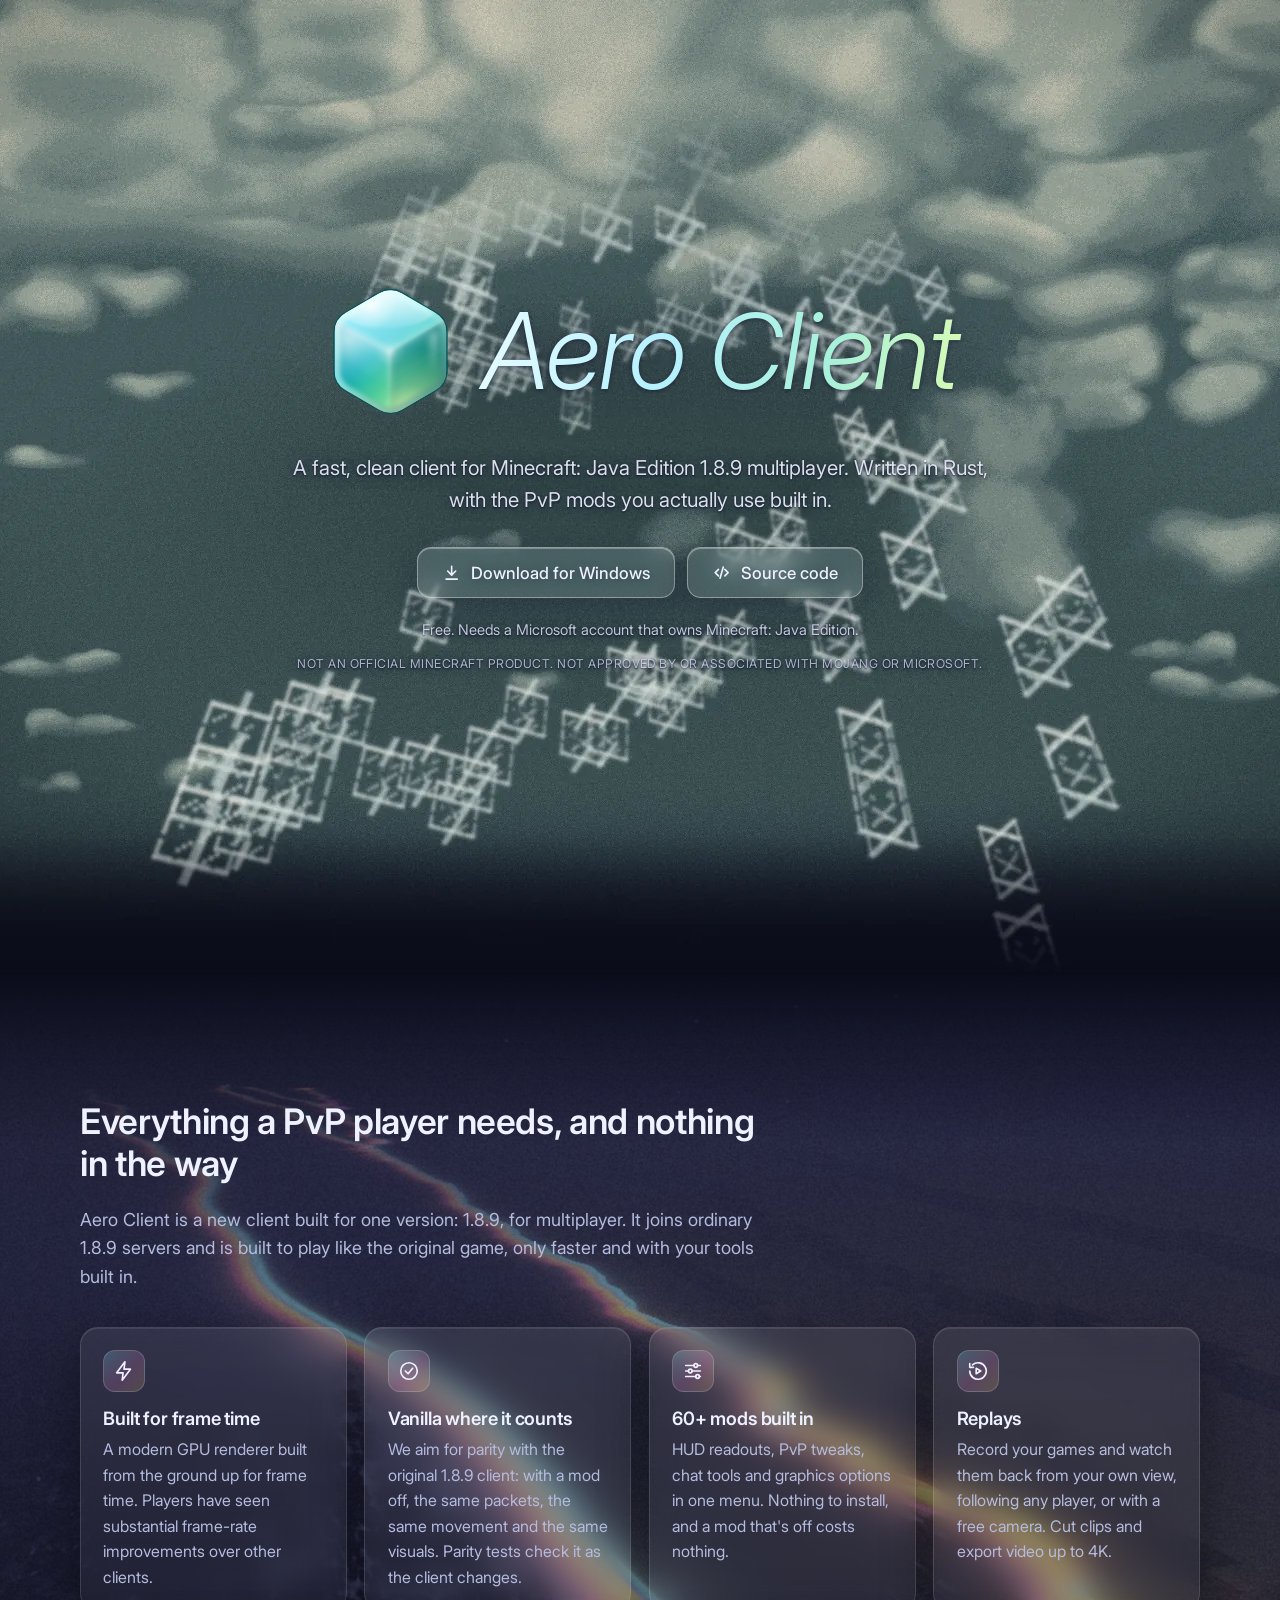
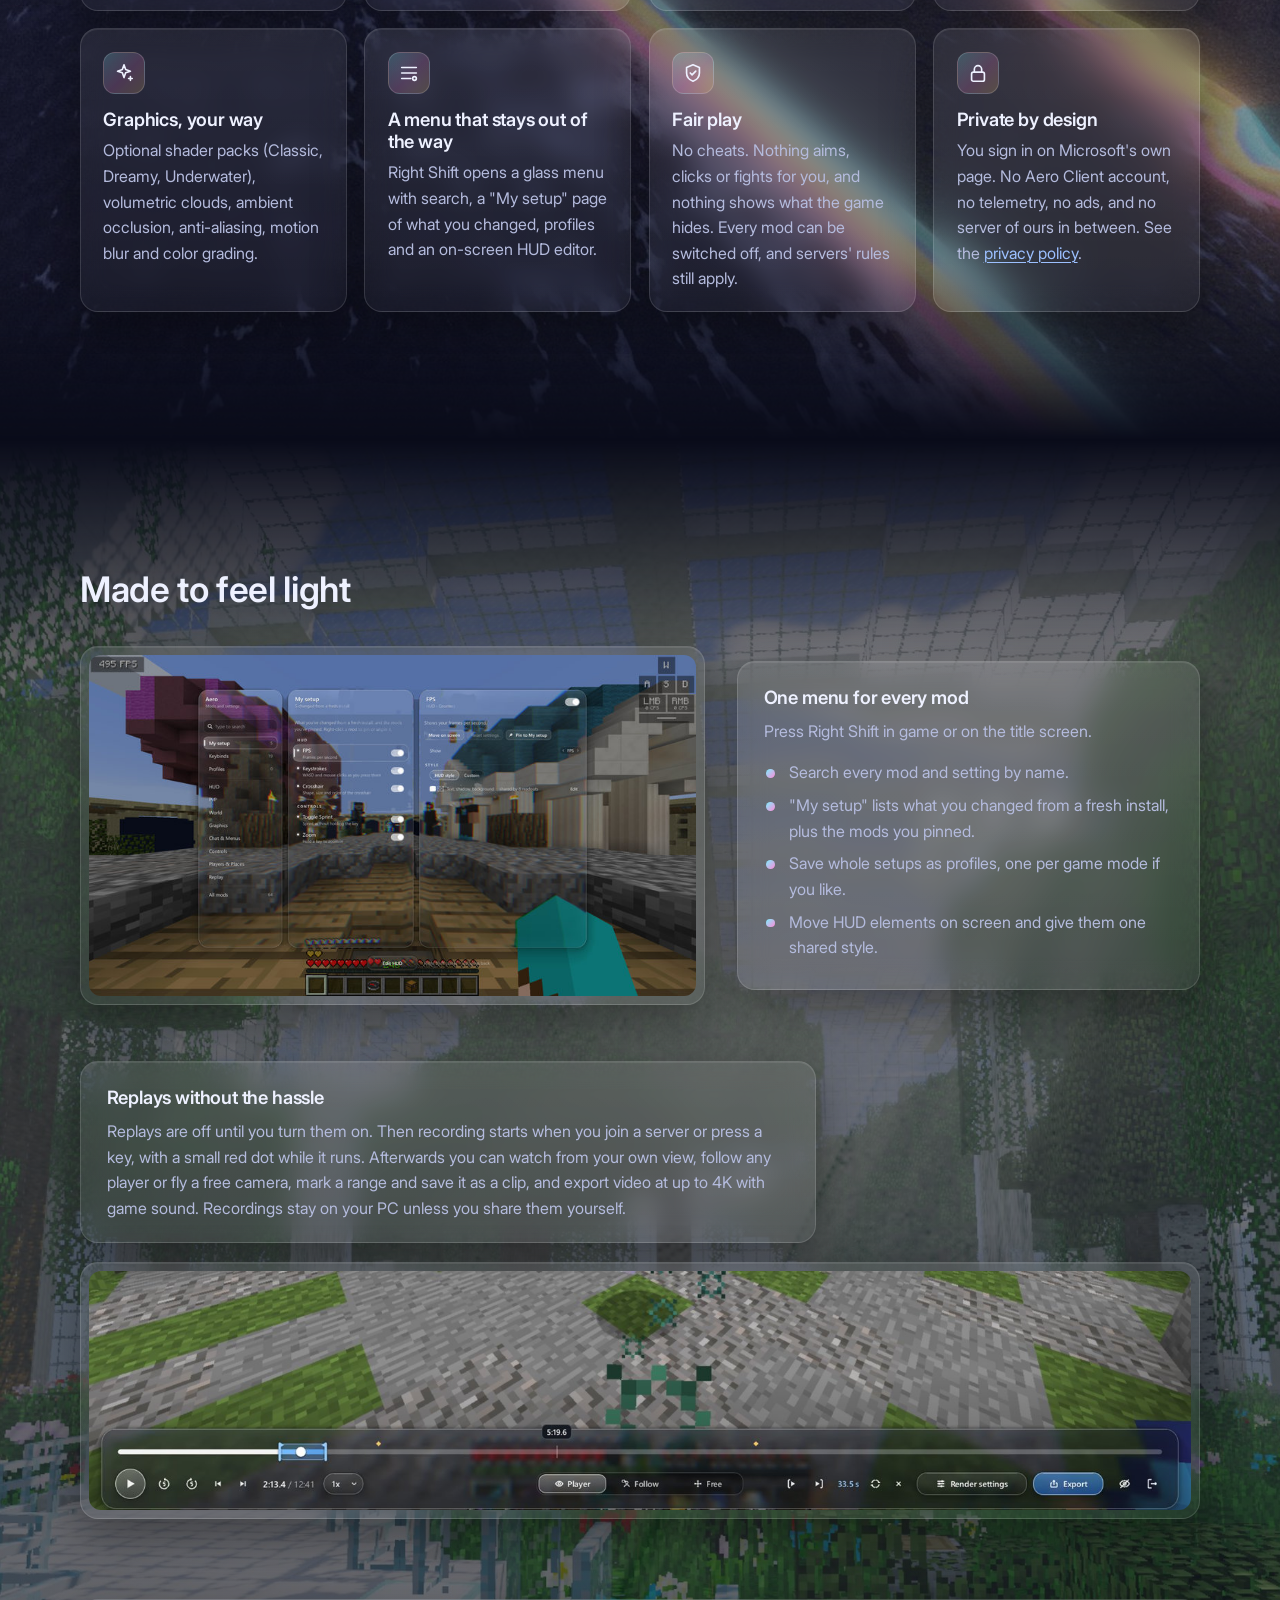
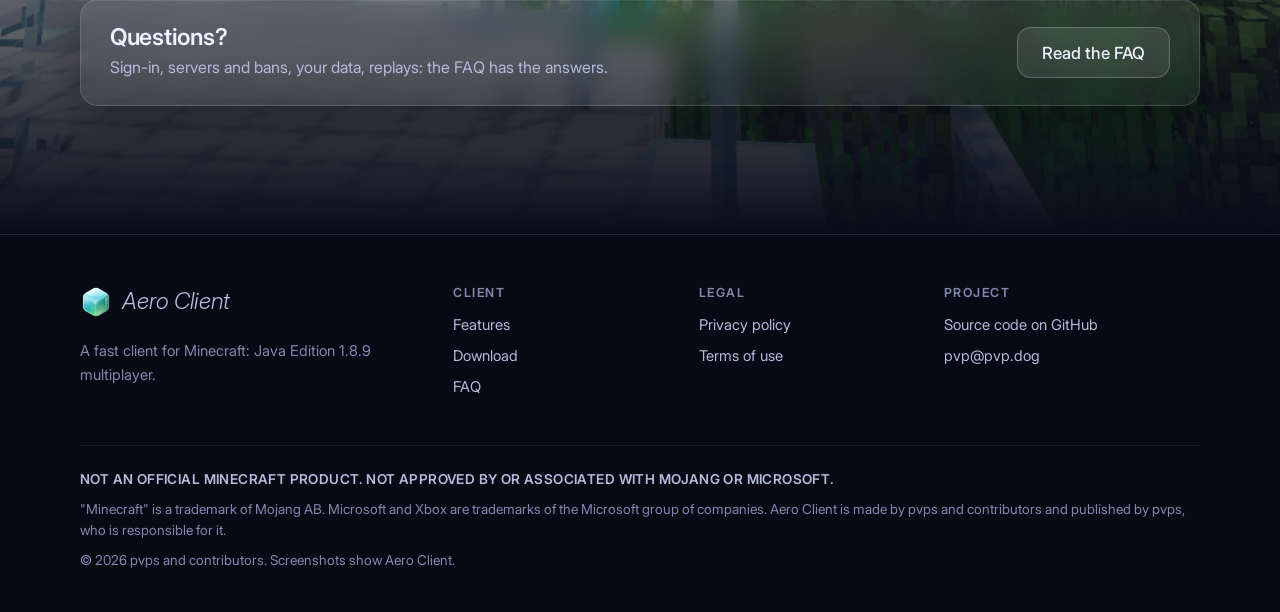
<file: index.html>
<!doctype html>
<html lang="en">
<head>
  <meta charset="utf-8">
  <meta name="viewport" content="width=device-width, initial-scale=1">
  <title>Aero Client: a fast client for Minecraft: Java Edition 1.8.9</title>
  <meta name="description" content="Aero Client is a fast, privacy-respecting client for Minecraft: Java Edition 1.8.9 multiplayer, written in Rust, with built-in PvP mods, replays and graphics options.">
  <meta name="referrer" content="no-referrer">
  <meta name="theme-color" content="#0a0c1a">
  <link rel="stylesheet" href="assets/css/site.css">
  <link rel="icon" href="assets/img/favicon-32.png" sizes="32x32">
  <link rel="icon" href="assets/img/aero-client-logo.svg" type="image/svg+xml">
  <link rel="apple-touch-icon" href="assets/img/apple-touch-icon.png">
</head>
<body class="home">
  <a class="skip" href="#main">Skip to content</a>

  <main id="main">
    <section class="hero" aria-labelledby="hero-title">
      <div class="hero-plate" aria-hidden="true"></div>

      <div class="wrap hero-inner">
        <div class="hero-lockup">
          <img class="hero-logo" src="assets/img/aero-client-logo.svg" alt="" width="128" height="128">
          <h1 class="hero-title" id="hero-title">Aero Client</h1>
        </div>
        <p class="hero-lede">A fast, clean client for Minecraft: Java Edition 1.8.9 multiplayer. Written in Rust, with the PvP mods you actually use built in.</p>
        <div class="cta-row">
          <button type="button" class="btn btn-lg" popovertarget="download">
            <svg viewBox="0 0 24 24" fill="none" stroke="currentColor" stroke-width="2" stroke-linecap="round" stroke-linejoin="round" aria-hidden="true"><path d="M12 4v11M7 10l5 5 5-5M5 20h14"/></svg>
            Download for Windows
          </button>
          <a class="btn btn-lg" href="https://github.com/lettingtimetell/aero-client" rel="noopener">
            <svg viewBox="0 0 24 24" fill="none" stroke="currentColor" stroke-width="2" stroke-linecap="round" stroke-linejoin="round" aria-hidden="true"><path d="m8 8-4 4 4 4M16 8l4 4-4 4M14 5l-4 14"/></svg>
            Source code
          </a>
        </div>
        <p class="hero-note">Free. Needs a Microsoft account that owns Minecraft: Java Edition.</p>
        <p class="notice-line">NOT AN OFFICIAL MINECRAFT PRODUCT. NOT APPROVED BY OR ASSOCIATED WITH MOJANG OR MICROSOFT.</p>
      </div>
    </section>

    <section class="band band-shore" id="features" aria-labelledby="features-title">
      <div class="wrap">
        <div class="section-head">
          <h2 id="features-title">Everything a PvP player needs, and nothing in the way</h2>
          <p class="lede">Aero Client is a new client built for one version: 1.8.9, for multiplayer. It joins ordinary 1.8.9 servers and is built to play like the original game, only faster and with your tools built in.</p>
        </div>

        <div class="grid grid-4">
          <article class="card glass">
            <span class="icon"><svg viewBox="0 0 24 24" fill="none" stroke="currentColor" stroke-width="1.8" stroke-linecap="round" stroke-linejoin="round" aria-hidden="true"><path d="M13 2 4 14h7l-1 8 9-12h-7l1-8z"/></svg></span>
            <h3>Built for frame time</h3>
            <p>A modern GPU renderer built from the ground up for frame time. Players have seen substantial frame-rate improvements over other clients.</p>
          </article>
          <article class="card glass">
            <span class="icon"><svg viewBox="0 0 24 24" fill="none" stroke="currentColor" stroke-width="1.8" stroke-linecap="round" stroke-linejoin="round" aria-hidden="true"><circle cx="12" cy="12" r="9"/><path d="m8 12 3 3 5-6"/></svg></span>
            <h3>Vanilla where it counts</h3>
            <p>We aim for parity with the original 1.8.9 client: with a mod off, the same packets, the same movement and the same visuals. Parity tests check it as the client changes.</p>
          </article>
          <article class="card glass">
            <span class="icon"><svg viewBox="0 0 24 24" fill="none" stroke="currentColor" stroke-width="1.8" stroke-linecap="round" stroke-linejoin="round" aria-hidden="true"><path d="M4 6h9M17 6h3M4 12h3M11 12h9M4 18h11M19 18h1"/><circle cx="15" cy="6" r="2"/><circle cx="9" cy="12" r="2"/><circle cx="17" cy="18" r="2"/></svg></span>
            <h3>60+ mods built in</h3>
            <p>HUD readouts, PvP tweaks, chat tools and graphics options in one menu. Nothing to install, and a mod that's off costs nothing.</p>
          </article>
          <article class="card glass">
            <span class="icon"><svg viewBox="0 0 24 24" fill="none" stroke="currentColor" stroke-width="1.8" stroke-linecap="round" stroke-linejoin="round" aria-hidden="true"><path d="M3 12a9 9 0 1 0 3-6.7"/><path d="M3 4v4h4"/><path d="m10 9 5 3-5 3z"/></svg></span>
            <h3>Replays</h3>
            <p>Record your games and watch them back from your own view, following any player, or with a free camera. Cut clips and export video up to 4K.</p>
          </article>
          <article class="card glass">
            <span class="icon"><svg viewBox="0 0 24 24" fill="none" stroke="currentColor" stroke-width="1.8" stroke-linecap="round" stroke-linejoin="round" aria-hidden="true"><path d="M12 3l1.8 5.2L19 10l-5.2 1.8L12 17l-1.8-5.2L5 10l5.2-1.8z"/><path d="M19 16v4M17 18h4"/></svg></span>
            <h3>Graphics, your way</h3>
            <p>Optional shader packs (Classic, Dreamy, Underwater), volumetric clouds, ambient occlusion, anti-aliasing, motion blur and color grading.</p>
          </article>
          <article class="card glass">
            <span class="icon"><svg viewBox="0 0 24 24" fill="none" stroke="currentColor" stroke-width="1.8" stroke-linecap="round" stroke-linejoin="round" aria-hidden="true"><path d="M4 6h16M4 12h16M4 18h10"/><circle cx="18" cy="18" r="2"/></svg></span>
            <h3>A menu that stays out of the way</h3>
            <p>Right Shift opens a glass menu with search, a "My setup" page of what you changed, profiles and an on-screen HUD editor.</p>
          </article>
          <article class="card glass">
            <span class="icon"><svg viewBox="0 0 24 24" fill="none" stroke="currentColor" stroke-width="1.8" stroke-linecap="round" stroke-linejoin="round" aria-hidden="true"><path d="M12 3 5 6v6c0 4.5 3 7.5 7 9 4-1.5 7-4.5 7-9V6z"/><path d="m9 12 2 2 4-4"/></svg></span>
            <h3>Fair play</h3>
            <p>No cheats. Nothing aims, clicks or fights for you, and nothing shows what the game hides. Every mod can be switched off, and servers' rules still apply.</p>
          </article>
          <article class="card glass">
            <span class="icon"><svg viewBox="0 0 24 24" fill="none" stroke="currentColor" stroke-width="1.8" stroke-linecap="round" stroke-linejoin="round" aria-hidden="true"><rect x="5" y="11" width="14" height="10" rx="2"/><path d="M8 11V8a4 4 0 0 1 8 0v3"/></svg></span>
            <h3>Private by design</h3>
            <p>You sign in on Microsoft's own page. No Aero Client account, no telemetry, no ads, and no server of ours in between. See the <a href="privacy.html">privacy policy</a>.</p>
          </article>
        </div>
      </div>
    </section>

    <section class="band band-greenhouse" aria-labelledby="tour-title">
      <div class="wrap">
        <div class="section-head">
          <h2 id="tour-title">Made to feel light</h2>
        </div>

        <div class="showcase">
          <figure class="showcase-media glass">
            <img src="assets/img/mods-menu-lobby.jpg"
                 srcset="assets/img/mods-menu-lobby-800.jpg 800w, assets/img/mods-menu-lobby.jpg 1600w"
                 sizes="(max-width: 960px) 92vw, 640px" width="1600" height="900" loading="lazy"
                 alt="The mod menu open in game, in a server's spawn lobby: categories on the left, the My setup list in the middle and the FPS mod's settings on the right, with the lobby blurred behind the glass.">
          </figure>
          <div class="showcase-text glass">
            <h3>One menu for every mod</h3>
            <p>Press Right Shift in game or on the title screen.</p>
            <ul class="ticks">
              <li>Search every mod and setting by name.</li>
              <li>"My setup" lists what you changed from a fresh install, plus the mods you pinned.</li>
              <li>Save whole setups as profiles, one per game mode if you like.</li>
              <li>Move HUD elements on screen and give them one shared style.</li>
            </ul>
          </div>
        </div>

        <div class="showcase stack">
          <div class="showcase-text glass">
            <h3>Replays without the hassle</h3>
            <p>Replays are off until you turn them on. Then recording starts when you join a server or press a key, with a small red dot while it runs. Afterwards you can watch from your own view, follow any player or fly a free camera, mark a range and save it as a clip, and export video at up to 4K with game sound. Recordings stay on your PC unless you share them yourself.</p>
          </div>
          <figure class="showcase-media glass">
            <img src="assets/img/replay-controls.jpg"
                 srcset="assets/img/replay-controls-800.jpg 800w, assets/img/replay-controls.jpg 1600w"
                 sizes="(max-width: 1160px) 94vw, 1100px" width="1600" height="347" loading="lazy"
                 alt="The replay viewer's playback bar: timeline with a selected range, play and skip buttons, playback speed, Player, Follow and Free camera modes, Render settings and Export.">
          </figure>
        </div>

        <div class="faq-prompt glass">
          <div>
            <h2>Questions?</h2>
            <p>Sign-in, servers and bans, your data, replays: the FAQ has the answers.</p>
          </div>
          <a class="btn btn-lg" href="faq.html">Read the FAQ</a>
        </div>
      </div>
    </section>
  </main>

  <footer class="site-footer">
    <div class="wrap footer-grid">
      <div class="footer-brand">
        <a class="brand" href="index.html" aria-label="Aero Client home">
          <img class="brand-logo" src="assets/img/aero-client-logo.svg" alt="" width="32" height="32">
          <span class="brand-name">Aero Client</span>
        </a>
        <p>A fast client for Minecraft: Java Edition 1.8.9 multiplayer.</p>
      </div>
      <nav aria-label="Client">
        <h2>Client</h2>
        <a href="#features">Features</a>
        <button type="button" class="footer-link" popovertarget="download">Download</button>
        <a href="faq.html">FAQ</a>
      </nav>
      <nav aria-label="Legal">
        <h2>Legal</h2>
        <a href="privacy.html">Privacy policy</a>
        <a href="terms.html">Terms of use</a>
      </nav>
      <div>
        <h2>Project</h2>
        <a href="https://github.com/lettingtimetell/aero-client" rel="noopener">Source code on GitHub</a>
        <a href="mailto:pvp@pvp.dog">pvp@pvp.dog</a>
      </div>
    </div>
    <div class="wrap footer-legal">
      <p class="disclaimer"><strong>NOT AN OFFICIAL MINECRAFT PRODUCT. NOT APPROVED BY OR ASSOCIATED WITH MOJANG OR MICROSOFT.</strong></p>
      <p>"Minecraft" is a trademark of Mojang AB. Microsoft and Xbox are trademarks of the Microsoft group of companies. Aero Client is made by pvps and contributors and published by pvps, who is responsible for it.</p>
      <p>&copy; 2026 pvps and contributors. Screenshots show Aero Client.</p>
    </div>
  </footer>

  <!-- The download warning. Every Download button opens it; nothing downloads until the player
       picks a version below the warning. Both links always fetch the newest release's file
       (GitHub's releases/latest/download/<name>), so the release's asset names must not change. -->
  <div class="modal" id="download" popover role="dialog" aria-labelledby="download-title" aria-describedby="download-text">
    <span class="modal-icon" aria-hidden="true"><svg viewBox="0 0 24 24" fill="none" stroke="currentColor" stroke-width="2" stroke-linecap="round" stroke-linejoin="round"><path d="M10.3 3.9 1.8 18.2A2 2 0 0 0 3.5 21h17a2 2 0 0 0 1.7-2.8L13.7 3.9a2 2 0 0 0-3.4 0z"/><path d="M12 9v4M12 17h.01"/></svg></span>
    <h2 id="download-title">Before you download</h2>
    <div id="download-text">
      <p><strong>Aero Client is experimental.</strong> We aim to make it behave exactly like the original 1.8.9 client and test it against that client, but we can't guarantee that it matches in every case.</p>
      <p>Servers decide which clients and mods they allow, and some check how clients behave. Use your own discretion when you play on servers with Aero Client: read each server's rules, and switch off any mod it doesn't allow. You play on servers at your own risk, and we are not responsible for bans or any other action a server takes against your account.</p>
    </div>
    <p class="choose-label" id="download-choose">I understand. Download:</p>
    <div class="download-choices" role="group" aria-labelledby="download-choose">
      <a class="btn btn-lg download-choice" href="https://github.com/lettingtimetell/aero-client/releases/latest/download/Aero-Client-Setup.exe" rel="noopener" autofocus>
        <svg viewBox="0 0 24 24" fill="none" stroke="currentColor" stroke-width="2" stroke-linecap="round" stroke-linejoin="round" aria-hidden="true"><path d="M12 4v11M7 10l5 5 5-5M5 20h14"/></svg>
        <span><strong>Installer</strong><small>Desktop and Start menu shortcuts</small></span>
      </a>
      <a class="btn btn-lg download-choice" href="https://github.com/lettingtimetell/aero-client/releases/latest/download/Aero-Client-Portable.zip" rel="noopener">
        <svg viewBox="0 0 24 24" fill="none" stroke="currentColor" stroke-width="2" stroke-linecap="round" stroke-linejoin="round" aria-hidden="true"><path d="M14 3H7a2 2 0 0 0-2 2v14a2 2 0 0 0 2 2h10a2 2 0 0 0 2-2V8z"/><path d="M14 3v5h5M11 6h1M11 9h1M11 12h1M10 15h3v3h-3z"/></svg>
        <span><strong>Portable</strong><small>A zip that runs from any folder</small></span>
      </a>
    </div>
    <p class="modal-fine">Both are the latest version, straight from GitHub, for Windows 10 and 11 (64&#8209;bit). If Windows warns you about an unrecognized app, see <a href="faq.html#windows-warning">the FAQ</a>.</p>
    <div class="cta-row">
      <button type="button" class="btn btn-lg" popovertarget="download" popovertargetaction="hide">Cancel</button>
    </div>
  </div>
</body>
</html>
</file>
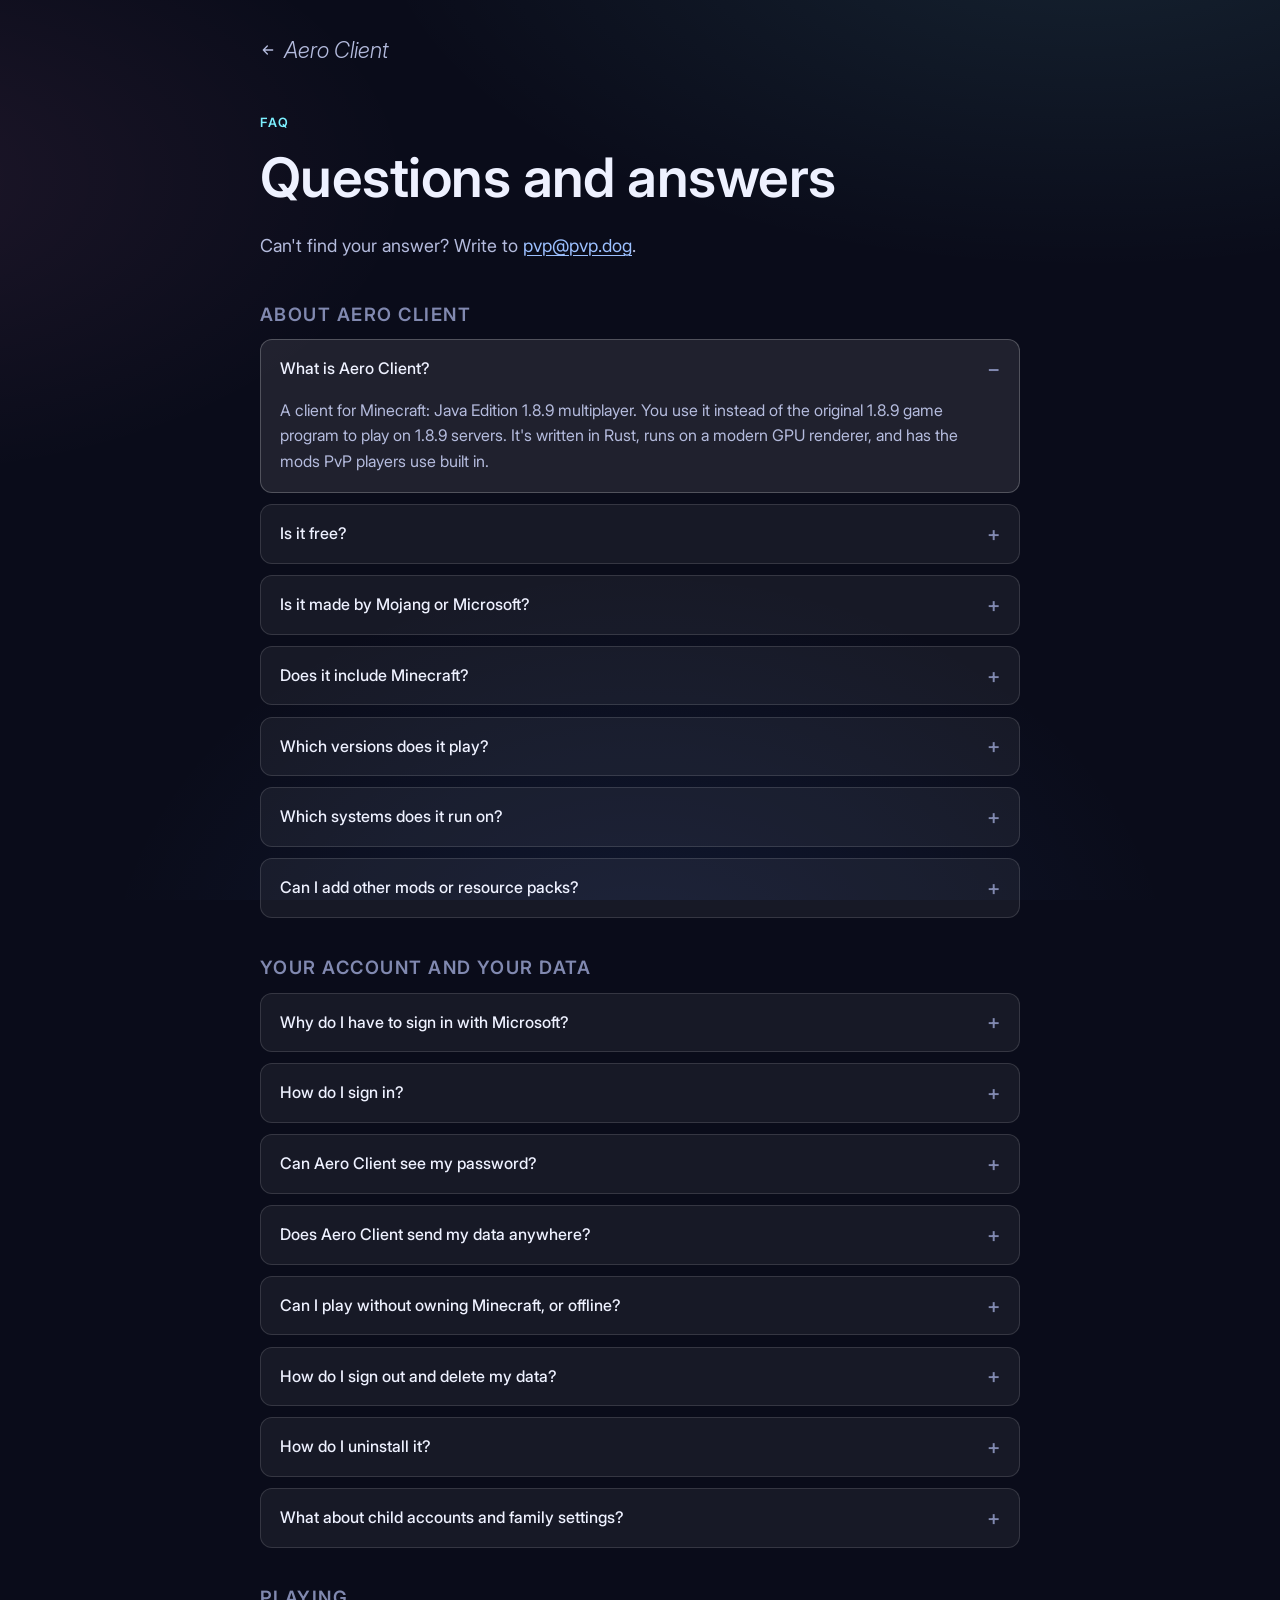
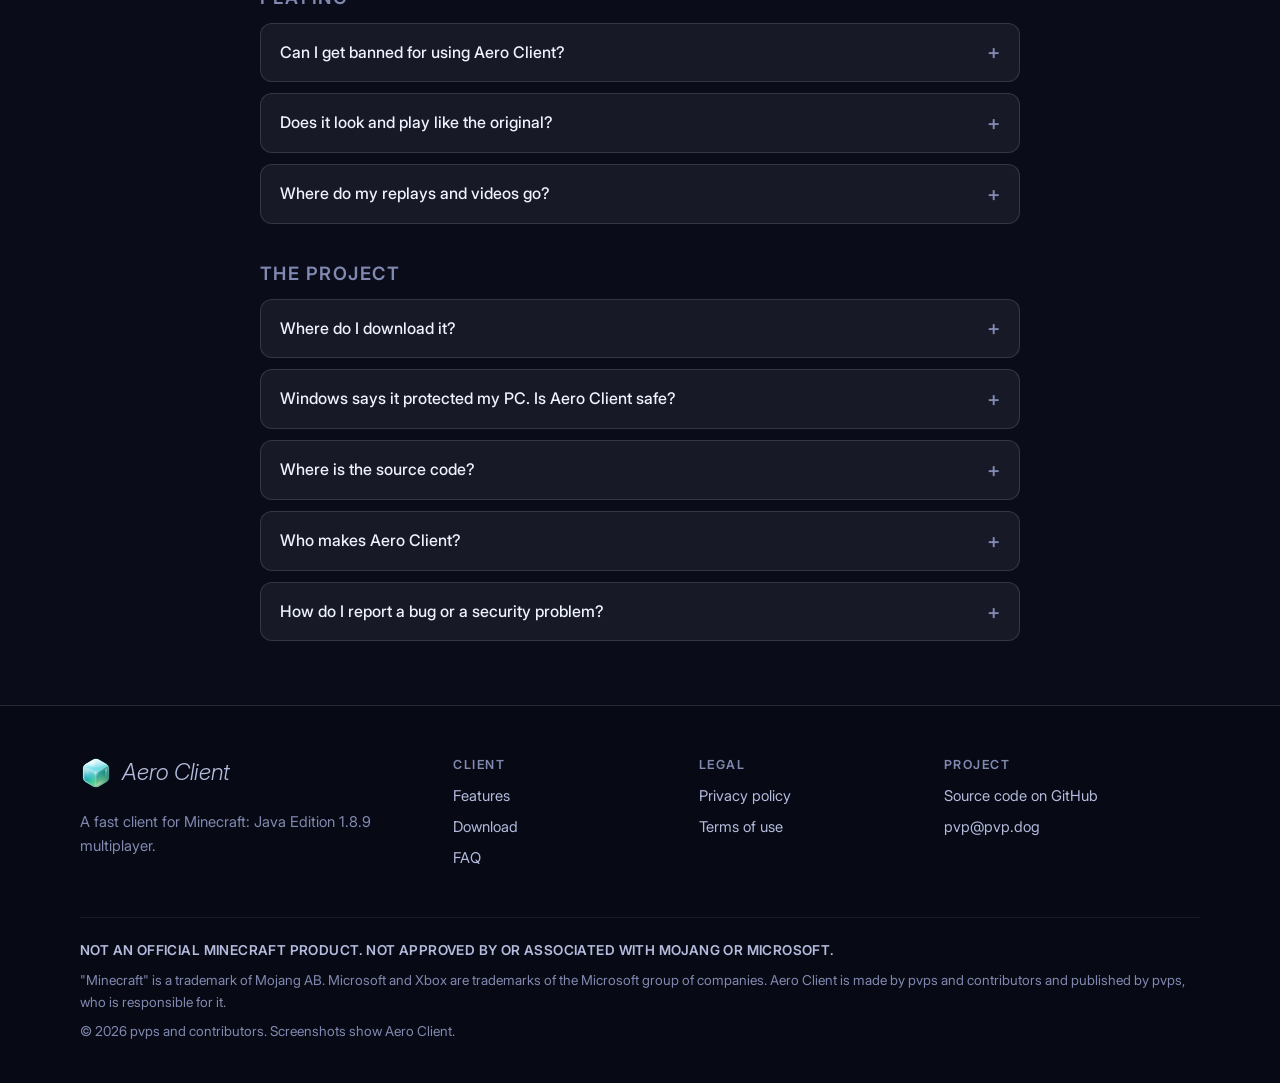
<file: faq.html>
<!doctype html>
<html lang="en">
<head>
  <meta charset="utf-8">
  <meta name="viewport" content="width=device-width, initial-scale=1">
  <title>FAQ · Aero Client</title>
  <meta name="description" content="Answers about Aero Client: what it is, what you need, how sign-in and your data are handled, and playing on servers.">
  <meta name="referrer" content="no-referrer">
  <meta name="theme-color" content="#0a0c1a">
  <link rel="stylesheet" href="assets/css/site.css">
  <link rel="icon" href="assets/img/favicon-32.png" sizes="32x32">
  <link rel="icon" href="assets/img/aero-client-logo.svg" type="image/svg+xml">
  <link rel="apple-touch-icon" href="assets/img/apple-touch-icon.png">
</head>
<body>
  <a class="skip" href="#main">Skip to content</a>

  <div class="wrap-prose page-top">
    <a class="back-link" href="index.html" aria-label="Back to the Aero Client home page"><svg viewBox="0 0 24 24" fill="none" stroke="currentColor" stroke-width="2" stroke-linecap="round" stroke-linejoin="round" aria-hidden="true"><path d="M19 12H5M11 6l-6 6 6 6"/></svg>Aero Client</a>
  </div>

  <main id="main">
    <div class="wrap-prose page-head">
      <span class="eyebrow">FAQ</span>
      <h1>Questions and answers</h1>
      <p class="lede">Can't find your answer? Write to <a href="mailto:pvp@pvp.dog">pvp@pvp.dog</a>.</p>
    </div>

    <div class="wrap-prose">
      <section class="faq-group" aria-labelledby="faq-about">
        <h2 id="faq-about">About Aero Client</h2>

        <details class="faq" open>
          <summary>What is Aero Client?</summary>
          <div class="answer">
            <p>A client for Minecraft: Java Edition 1.8.9 multiplayer. You use it instead of the original 1.8.9 game program to play on 1.8.9 servers. It's written in Rust, runs on a modern GPU renderer, and has the mods PvP players use built in.</p>
          </div>
        </details>

        <details class="faq">
          <summary>Is it free?</summary>
          <div class="answer">
            <p>Yes. There are no ads, no paid features and no Aero Client account.</p>
          </div>
        </details>

        <details class="faq">
          <summary>Is it made by Mojang or Microsoft?</summary>
          <div class="answer">
            <p>No. Aero Client is an independent project. It is not an official Minecraft product, and it is not approved by or associated with Mojang or Microsoft.</p>
          </div>
        </details>

        <details class="faq">
          <summary>Does it include Minecraft?</summary>
          <div class="answer">
            <p>No. Aero Client contains none of Minecraft's game files and none of its source code. You need your own copy of Minecraft: Java Edition, and Aero Client uses the 1.8.9 files from it. To get them, start version 1.8.9 once from the official Minecraft Launcher.</p>
          </div>
        </details>

        <details class="faq">
          <summary>Which versions does it play?</summary>
          <div class="answer">
            <p>1.8.9, multiplayer only. It joins servers that accept 1.8.9 clients, including servers that accept several versions. There are no singleplayer worlds.</p>
          </div>
        </details>

        <details class="faq">
          <summary>Which systems does it run on?</summary>
          <div class="answer">
            <p>Windows 10 and 11, 64-bit, with a graphics card that supports Vulkan or DirectX 12. Other systems may come later.</p>
          </div>
        </details>

        <details class="faq">
          <summary>Can I add other mods or resource packs?</summary>
          <div class="answer">
            <p>Resource packs work as they do in 1.8.9, including the ones servers offer. Aero Client doesn't load Java mods: its mods are built in, and you switch them on and off in the mod menu (Right Shift).</p>
          </div>
        </details>
      </section>

      <section class="faq-group" aria-labelledby="faq-account">
        <h2 id="faq-account">Your account and your data</h2>

        <details class="faq">
          <summary>Why do I have to sign in with Microsoft?</summary>
          <div class="answer">
            <p>Servers in online mode ask Mojang to confirm who you are and that you own the game. To answer, the client needs a Minecraft access token, and that comes from signing in with the Microsoft account that owns Minecraft: Java Edition.</p>
          </div>
        </details>

        <details class="faq">
          <summary>How do I sign in?</summary>
          <div class="answer">
            <p>In Aero Client, open the Accounts screen (the account corner at the top right of the title screen), choose Add account, then Sign in with Microsoft. The client shows a short code: choose Open page, enter the code on Microsoft's page and sign in there.</p>
          </div>
        </details>

        <details class="faq">
          <summary>Can Aero Client see my password?</summary>
          <div class="answer">
            <p>No. You sign in on Microsoft's own website with a one-time code that the client shows you. Aero Client only receives the tokens Microsoft gives it afterwards.</p>
          </div>
        </details>

        <details class="faq">
          <summary>Does Aero Client send my data anywhere?</summary>
          <div class="answer">
            <p>Only where playing needs it: to Microsoft and Xbox Live to sign you in, to Mojang to check your account and your server joins, and to the servers you join or keep in your server list. There's no telemetry, analytics or advertising, and Aero Client has no server of its own. The one server of ours it can talk to is Mega Skywars, a Minecraft server that new players find in their server list; remove it if you don't want it. The full list is in the <a href="privacy.html#sent">privacy policy</a>.</p>
          </div>
        </details>

        <details class="faq">
          <summary>Can I play without owning Minecraft, or offline?</summary>
          <div class="answer">
            <p>No. Aero Client checks that your account owns Minecraft: Java Edition when you sign in, and public builds have no offline mode.</p>
          </div>
        </details>

        <details class="faq">
          <summary>How do I sign out and delete my data?</summary>
          <div class="answer">
            <p>Remove the account on the Accounts screen to delete its saved sign-in. To remove everything, uninstall Aero Client (see below), then also delete the <code>%APPDATA%\mc-rs</code> folder and the <code>%LOCALAPPDATA%\Aero Client</code> folder, where Aero Client remembers where your Minecraft files are. You can also withdraw Aero Client's permission from your Microsoft account at <a href="https://account.live.com/consent/Manage" rel="noopener">account.live.com/consent/Manage</a>: choose Aero Client, then remove its permissions.</p>
          </div>
        </details>

        <details class="faq" id="uninstall">
          <summary>How do I uninstall it?</summary>
          <div class="answer">
            <p><strong>If you used the installer:</strong> open Settings, then Apps, then Installed apps, find Aero Client and choose Uninstall. It asks whether to delete your settings, screenshots and replays too; say no to keep them for later.</p>
            <p><strong>If you use the portable version:</strong> delete its folder.</p>
            <p>Either way, your saved sign-ins stay in <code>%APPDATA%\mc-rs</code> until you remove the accounts on the Accounts screen or delete that folder.</p>
          </div>
        </details>

        <details class="faq">
          <summary>What about child accounts and family settings?</summary>
          <div class="answer">
            <p>They apply as usual. If an account isn't allowed to play online, Microsoft or Mojang refuse the sign-in or the server join, and Aero Client shows their message. It never tries to get around these settings.</p>
          </div>
        </details>
      </section>

      <section class="faq-group" aria-labelledby="faq-playing">
        <h2 id="faq-playing">Playing</h2>

        <details class="faq">
          <summary>Can I get banned for using Aero Client?</summary>
          <div class="answer">
            <p>We can't rule it out. Aero Client has no cheats: nothing aims, clicks or fights for you, and nothing shows what the game hides. But it is experimental: we aim to make it behave exactly like the original 1.8.9 client, and we can't guarantee that it does in every case. Every server decides which clients and mods it allows, and some check how clients behave. Use your own discretion: read a server's rules before you play, and switch off any mod it doesn't allow. You use Aero Client on servers at your own risk, and we are not responsible for bans.</p>
          </div>
        </details>

        <details class="faq">
          <summary>Does it look and play like the original?</summary>
          <div class="answer">
            <p>That's the aim. With every mod off, Aero Client is built to have the same movement, the same packets in the same order, and the same visuals as 1.8.9, and parity tests compare it with the original game's behavior. Tests can't cover every situation, though, so we can't guarantee that it matches in every case. The mods only change what they're switched on for, and a few start switched on (the mod menu marks them "On by default in Aero"); switch any of them off to get the original behavior. When you join a server, Aero Client tells it that it is Aero Client, where the original client says "vanilla" (the <a href="privacy.html#brand">privacy policy</a> says exactly what is sent).</p>
          </div>
        </details>

        <details class="faq">
          <summary>Where do my replays and videos go?</summary>
          <div class="answer">
            <p>Recordings stay on your PC, and exported videos are saved in your Videos folder, under Aero Client. Nothing is uploaded. A recording contains what you saw while it ran, including other players' names and chat, so think before you share one.</p>
          </div>
        </details>
      </section>

      <section class="faq-group" aria-labelledby="faq-project">
        <h2 id="faq-project">The project</h2>

        <details class="faq">
          <summary>Where do I download it?</summary>
          <div class="answer">
            <p>From the Download button on the <a href="index.html">home page</a>. Before anything downloads, it reminds you that Aero Client is experimental, that we can't guarantee it behaves exactly like the original game, and that you use it on servers at your own discretion and risk. Then choose a version:</p>
            <ul>
              <li><strong>Installer:</strong> installs Aero Client for your Windows account, in a folder you can choose, with shortcuts on the desktop and in the Start menu. It doesn't need administrator rights.</li>
              <li><strong>Portable:</strong> a zip you unpack into any folder, even a USB stick, and start from there. Nothing is installed.</li>
            </ul>
            <p>Both are the same client, both always come in the latest version, and both tell you when an update is out.</p>
          </div>
        </details>

        <details class="faq" id="windows-warning">
          <summary>Windows says it protected my PC. Is Aero Client safe?</summary>
          <div class="answer">
            <p>Windows SmartScreen warns about programs it hasn't seen many people download yet, and Aero Client is new, so you may see "Windows protected your PC" the first time. If you downloaded it from this website or from our <a href="https://github.com/lettingtimetell/aero-client" rel="noopener">GitHub page</a>, choose More info, then Run anyway. Its whole source code is public there, so anyone can check what it does. If your antivirus flags it, please tell us at <a href="mailto:pvp@pvp.dog">pvp@pvp.dog</a>.</p>
          </div>
        </details>

        <details class="faq">
          <summary>Where is the source code?</summary>
          <div class="answer">
            <p>On GitHub: <a href="https://github.com/lettingtimetell/aero-client" rel="noopener">github.com/lettingtimetell/aero-client</a>. Licence: <a href="https://www.gnu.org/licenses/gpl-3.0.html" rel="noopener">GPL-3.0-or-later</a>.</p>
          </div>
        </details>

        <details class="faq">
          <summary>Who makes Aero Client?</summary>
          <div class="answer">
            <p>Aero Client is made by pvps and contributors: it's open source, and anyone can contribute on GitHub. Write to <a href="mailto:pvp@pvp.dog">pvp@pvp.dog</a>.</p>
          </div>
        </details>

        <details class="faq">
          <summary>How do I report a bug or a security problem?</summary>
          <div class="answer">
            <p>Bugs: open an issue on <a href="https://github.com/lettingtimetell/aero-client/issues" rel="noopener">GitHub</a>. Security problems, especially anything about sign-in: please email <a href="mailto:pvp@pvp.dog">pvp@pvp.dog</a> privately instead of opening a public issue.</p>
          </div>
        </details>
      </section>
    </div>
  </main>

  <footer class="site-footer">
    <div class="wrap footer-grid">
      <div class="footer-brand">
        <a class="brand" href="index.html" aria-label="Aero Client home">
          <img class="brand-logo" src="assets/img/aero-client-logo.svg" alt="" width="32" height="32">
          <span class="brand-name">Aero Client</span>
        </a>
        <p>A fast client for Minecraft: Java Edition 1.8.9 multiplayer.</p>
      </div>
      <nav aria-label="Client">
        <h2>Client</h2>
        <a href="index.html#features">Features</a>
        <a href="index.html">Download</a>
        <a href="faq.html">FAQ</a>
      </nav>
      <nav aria-label="Legal">
        <h2>Legal</h2>
        <a href="privacy.html">Privacy policy</a>
        <a href="terms.html">Terms of use</a>
      </nav>
      <div>
        <h2>Project</h2>
        <a href="https://github.com/lettingtimetell/aero-client" rel="noopener">Source code on GitHub</a>
        <a href="mailto:pvp@pvp.dog">pvp@pvp.dog</a>
      </div>
    </div>
    <div class="wrap footer-legal">
      <p class="disclaimer"><strong>NOT AN OFFICIAL MINECRAFT PRODUCT. NOT APPROVED BY OR ASSOCIATED WITH MOJANG OR MICROSOFT.</strong></p>
      <p>"Minecraft" is a trademark of Mojang AB. Microsoft and Xbox are trademarks of the Microsoft group of companies. Aero Client is made by pvps and contributors and published by pvps, who is responsible for it.</p>
      <p>&copy; 2026 pvps and contributors. Screenshots show Aero Client.</p>
    </div>
  </footer>
</body>
</html>
</file>
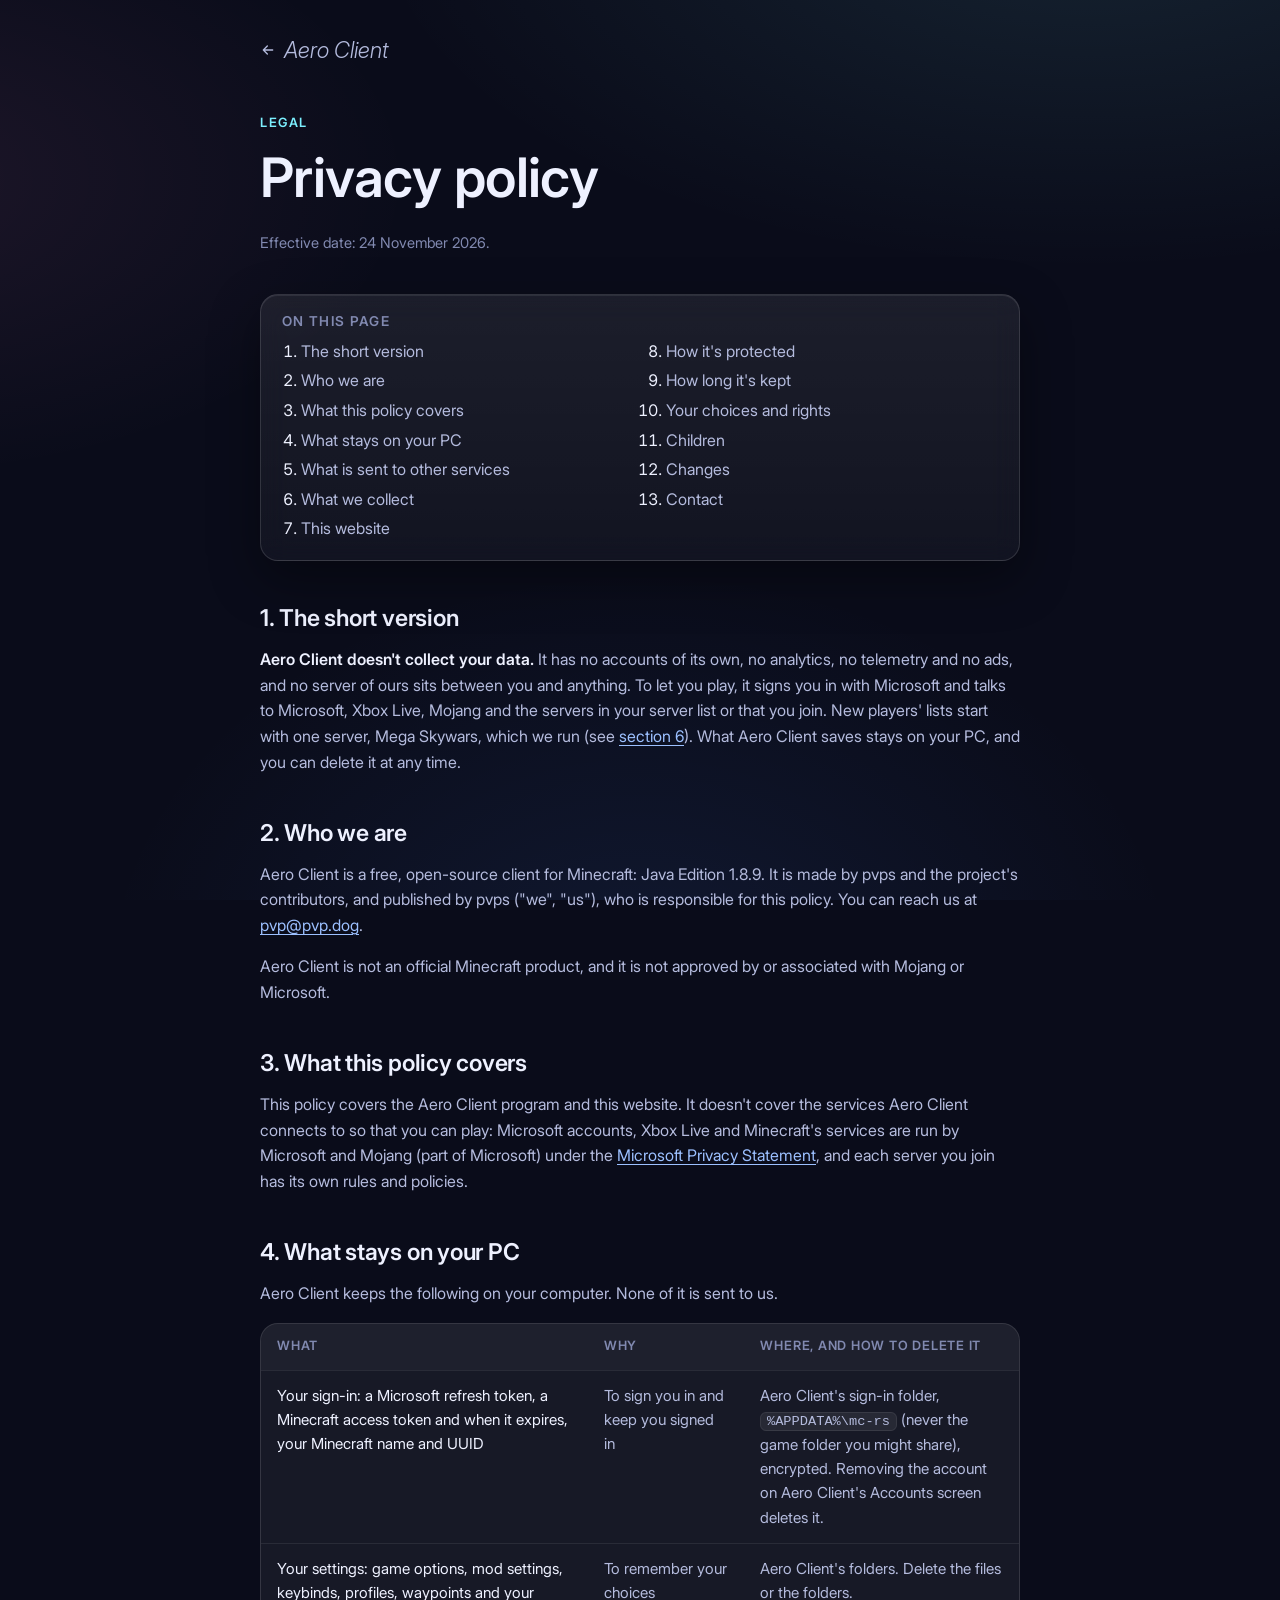
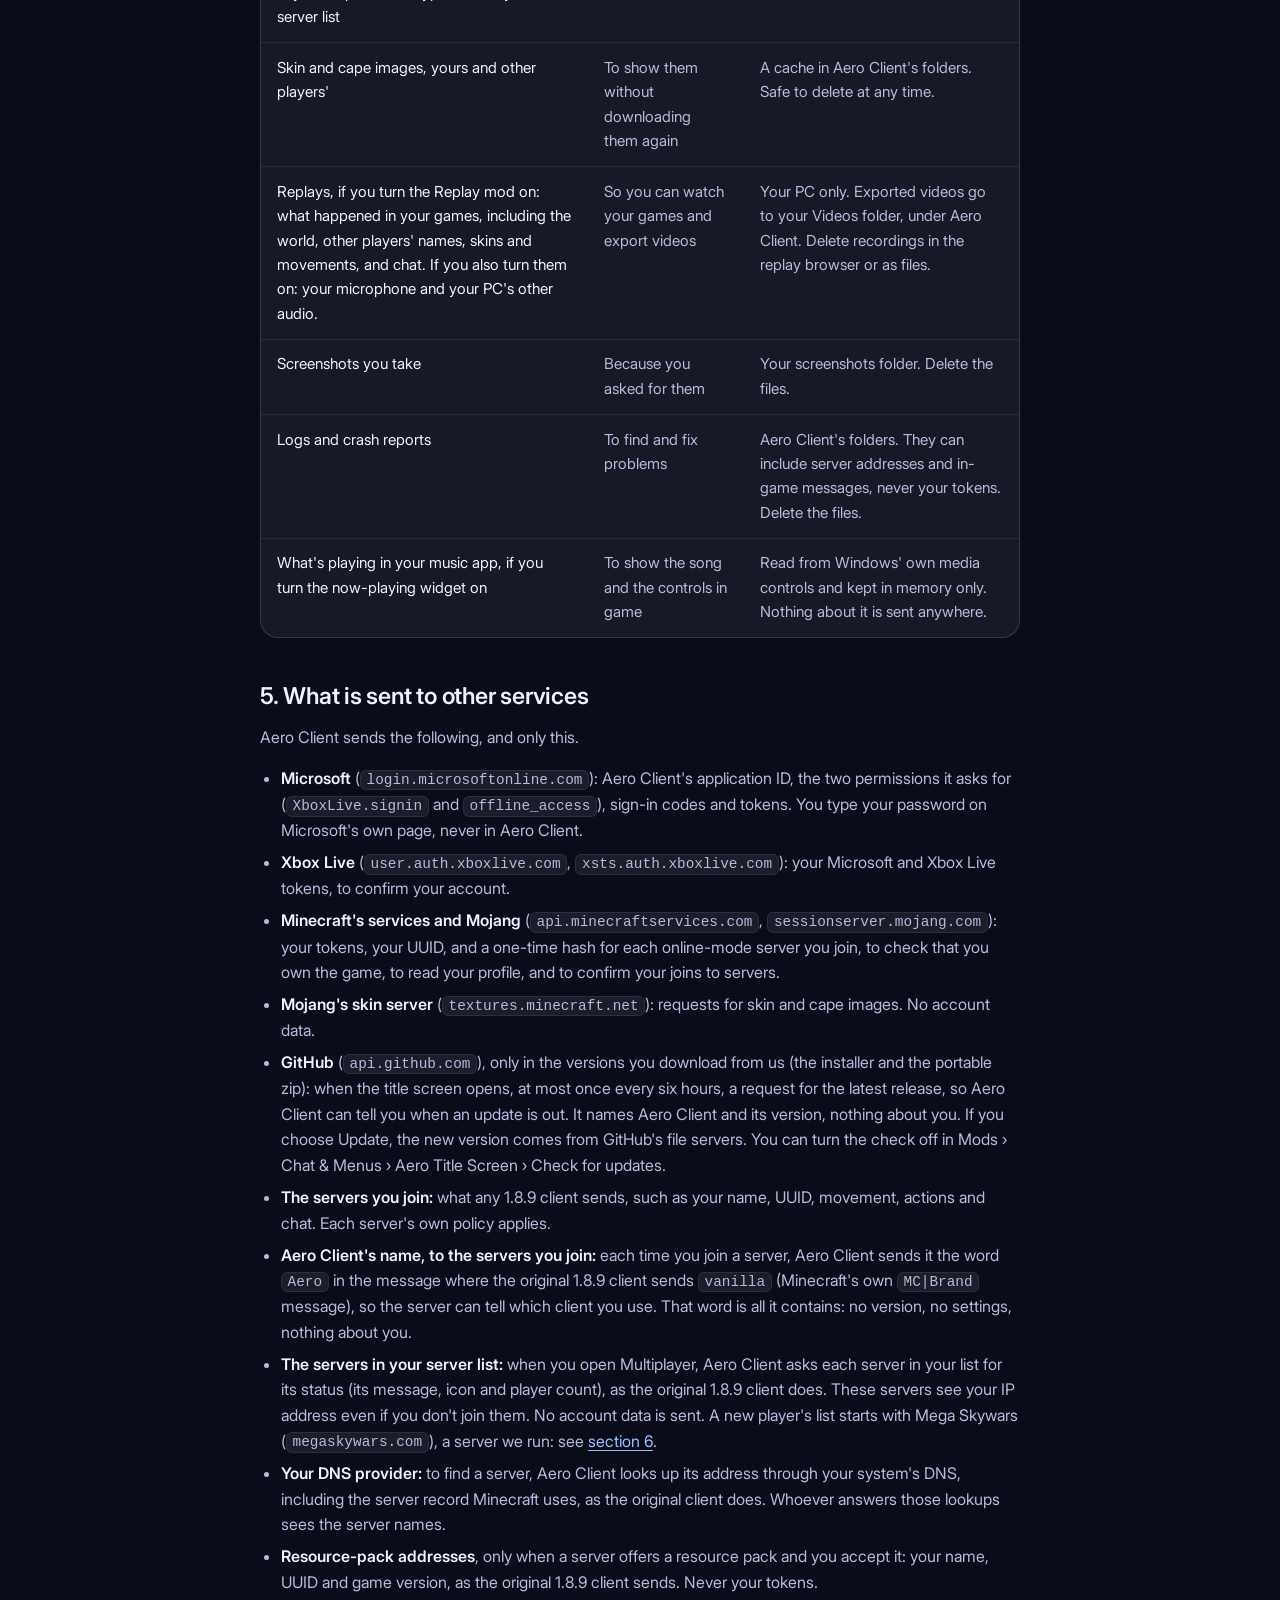
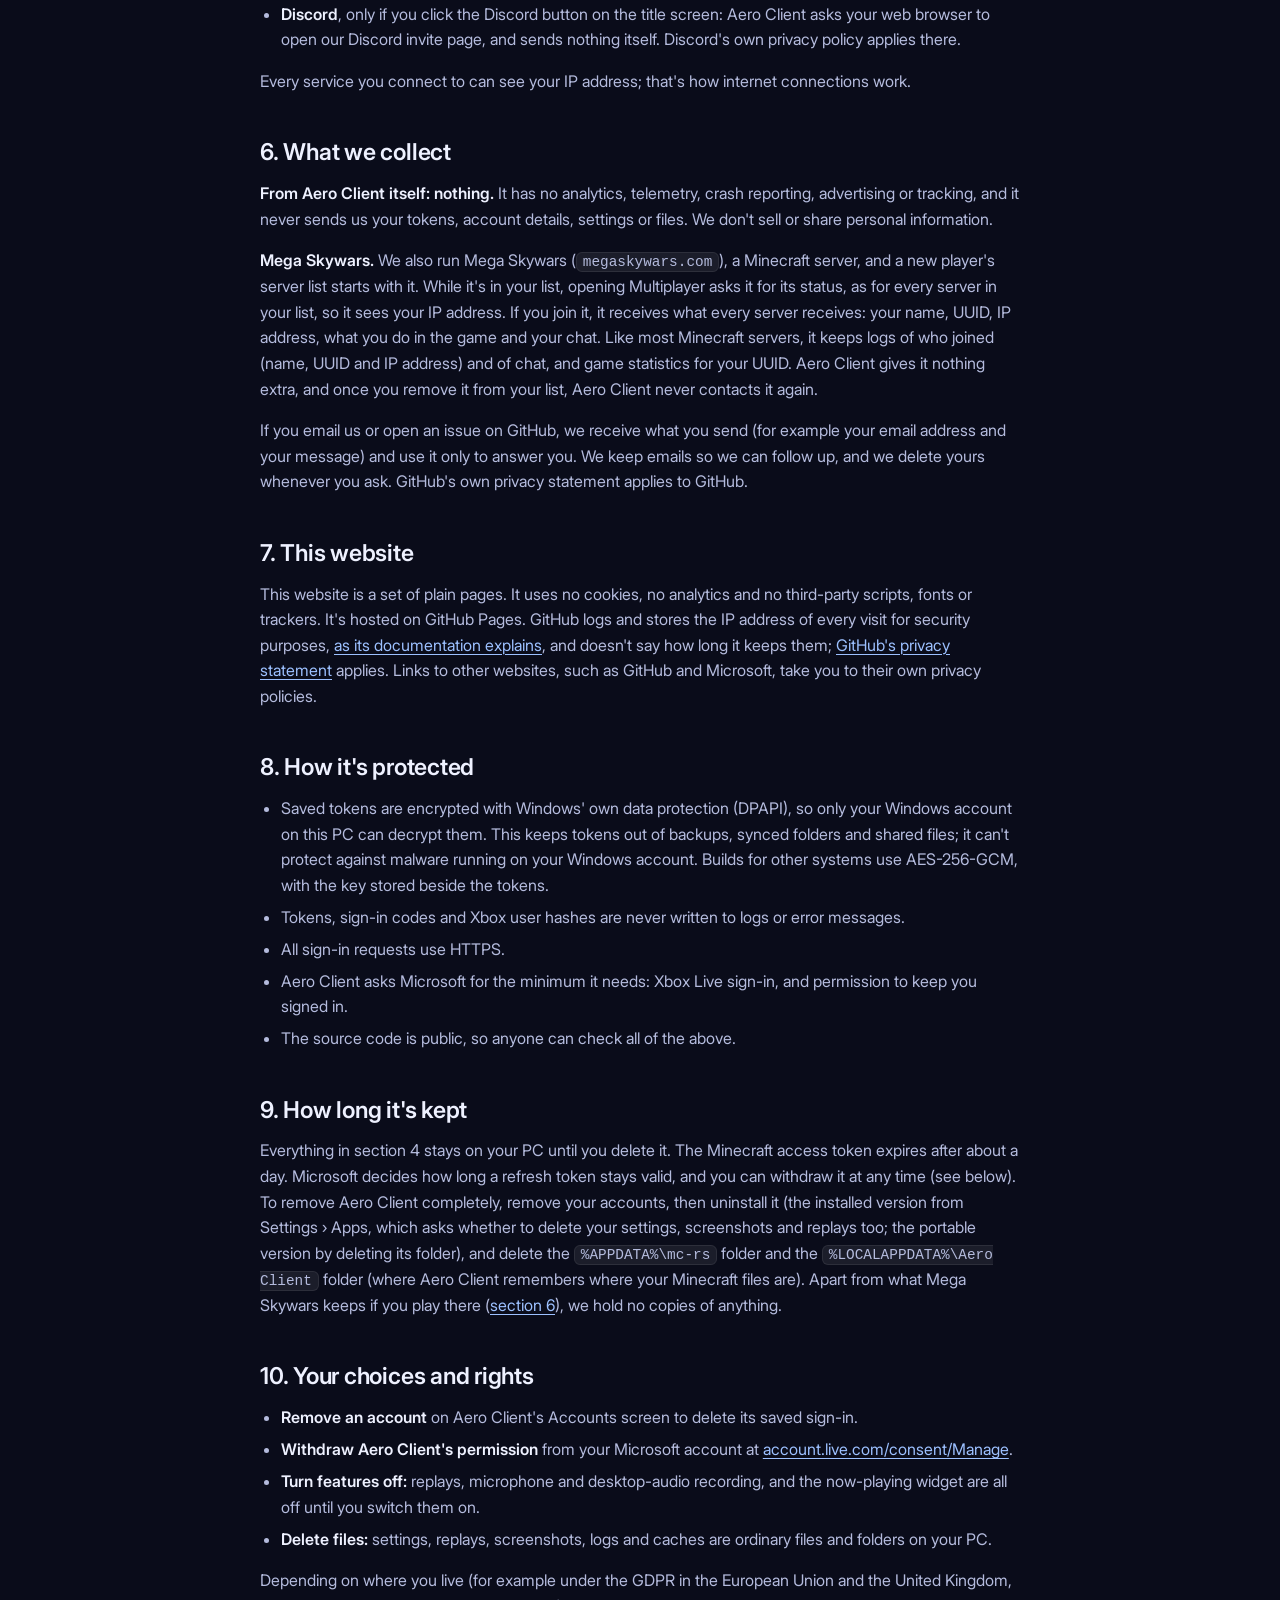
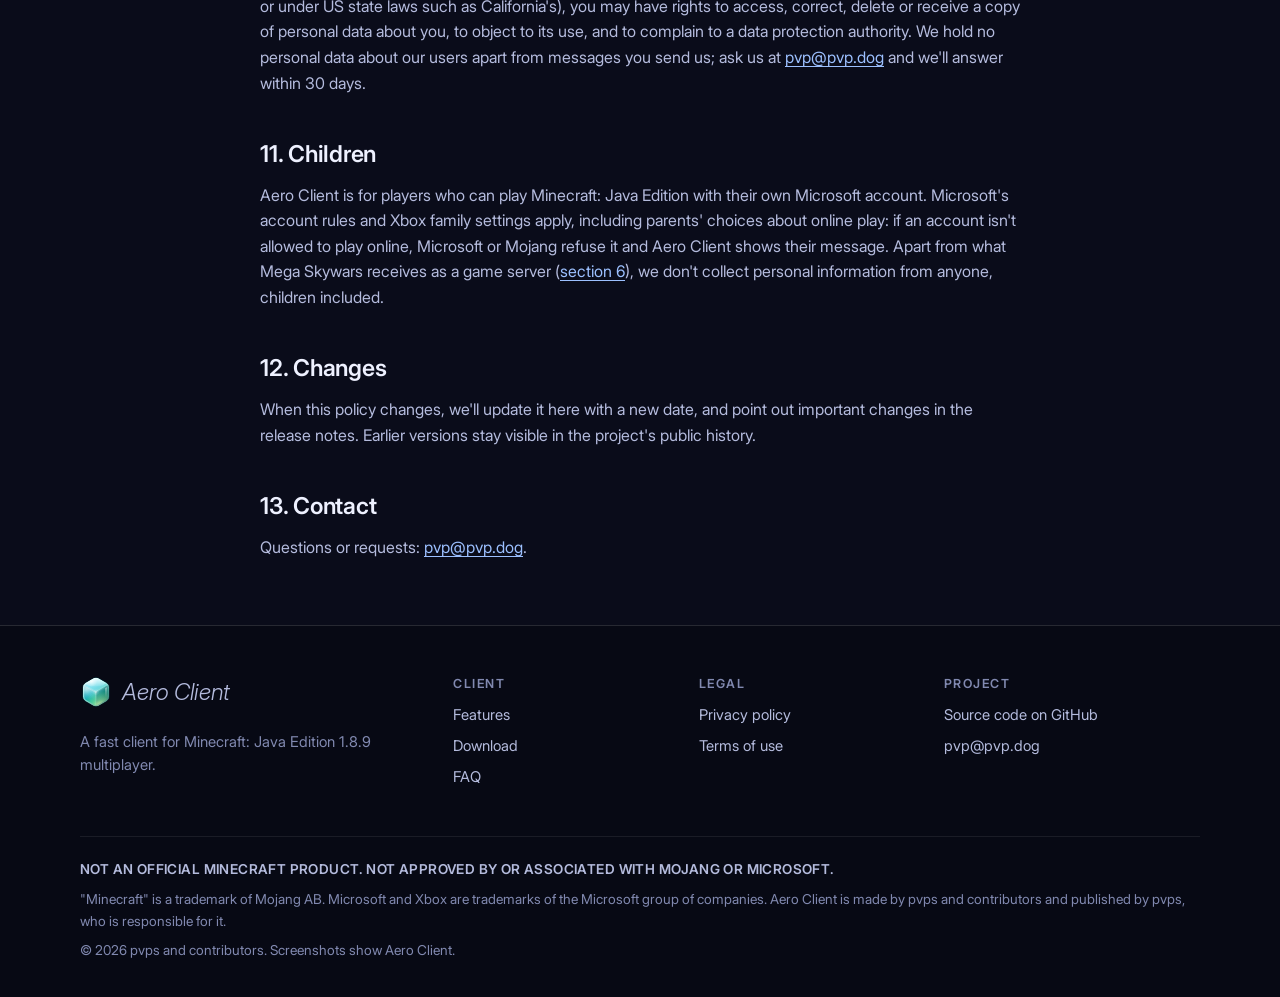
<file: privacy.html>
<!doctype html>
<html lang="en">
<head>
  <meta charset="utf-8">
  <meta name="viewport" content="width=device-width, initial-scale=1">
  <title>Privacy policy · Aero Client</title>
  <meta name="description" content="Aero Client's privacy policy: what the client handles on your PC, what it sends to Microsoft, Xbox Live and Mojang to let you play, and your choices.">
  <meta name="referrer" content="no-referrer">
  <meta name="theme-color" content="#0a0c1a">
  <link rel="stylesheet" href="assets/css/site.css">
  <link rel="icon" href="assets/img/favicon-32.png" sizes="32x32">
  <link rel="icon" href="assets/img/aero-client-logo.svg" type="image/svg+xml">
  <link rel="apple-touch-icon" href="assets/img/apple-touch-icon.png">
</head>
<body>
  <a class="skip" href="#main">Skip to content</a>

  <div class="wrap-prose page-top">
    <a class="back-link" href="index.html" aria-label="Back to the Aero Client home page"><svg viewBox="0 0 24 24" fill="none" stroke="currentColor" stroke-width="2" stroke-linecap="round" stroke-linejoin="round" aria-hidden="true"><path d="M19 12H5M11 6l-6 6 6 6"/></svg>Aero Client</a>
  </div>

  <main id="main" class="wrap-prose">
    <div class="page-head">
      <span class="eyebrow">Legal</span>
      <h1>Privacy policy</h1>
      <p class="meta">Effective date: 24 November 2026.</p>
    </div>

    <nav class="toc glass" aria-labelledby="toc-title">
      <h2 id="toc-title">On this page</h2>
      <ol>
        <li><a href="#short">The short version</a></li>
        <li><a href="#who">Who we are</a></li>
        <li><a href="#scope">What this policy covers</a></li>
        <li><a href="#local">What stays on your PC</a></li>
        <li><a href="#sent">What is sent to other services</a></li>
        <li><a href="#collect">What we collect</a></li>
        <li><a href="#website">This website</a></li>
        <li><a href="#security">How it's protected</a></li>
        <li><a href="#retention">How long it's kept</a></li>
        <li><a href="#choices">Your choices and rights</a></li>
        <li><a href="#children">Children</a></li>
        <li><a href="#changes">Changes</a></li>
        <li><a href="#contact">Contact</a></li>
      </ol>
    </nav>

    <article class="prose">
      <h2 id="short">1. The short version</h2>
      <p><strong>Aero Client doesn't collect your data.</strong> It has no accounts of its own, no analytics, no telemetry and no ads, and no server of ours sits between you and anything. To let you play, it signs you in with Microsoft and talks to Microsoft, Xbox Live, Mojang and the servers in your server list or that you join. New players' lists start with one server, Mega Skywars, which we run (see <a href="#collect">section 6</a>). What Aero Client saves stays on your PC, and you can delete it at any time.</p>

      <h2 id="who">2. Who we are</h2>
      <p>Aero Client is a free, open-source client for Minecraft: Java Edition 1.8.9. It is made by pvps and the project's contributors, and published by pvps ("we", "us"), who is responsible for this policy. You can reach us at <a href="mailto:pvp@pvp.dog">pvp@pvp.dog</a>.</p>
      <p>Aero Client is not an official Minecraft product, and it is not approved by or associated with Mojang or Microsoft.</p>

      <h2 id="scope">3. What this policy covers</h2>
      <p>This policy covers the Aero Client program and this website. It doesn't cover the services Aero Client connects to so that you can play: Microsoft accounts, Xbox Live and Minecraft's services are run by Microsoft and Mojang (part of Microsoft) under the <a href="https://privacy.microsoft.com/privacystatement" rel="noopener">Microsoft Privacy Statement</a>, and each server you join has its own rules and policies.</p>

      <h2 id="local">4. What stays on your PC</h2>
      <p>Aero Client keeps the following on your computer. None of it is sent to us.</p>
      <div class="table-wrap">
        <table>
          <thead>
            <tr><th scope="col">What</th><th scope="col">Why</th><th scope="col">Where, and how to delete it</th></tr>
          </thead>
          <tbody>
            <tr>
              <td>Your sign-in: a Microsoft refresh token, a Minecraft access token and when it expires, your Minecraft name and UUID</td>
              <td>To sign you in and keep you signed in</td>
              <td>Aero Client's sign-in folder, <code>%APPDATA%\mc-rs</code> (never the game folder you might share), encrypted. Removing the account on Aero Client's Accounts screen deletes it.</td>
            </tr>
            <tr>
              <td>Your settings: game options, mod settings, keybinds, profiles, waypoints and your server list</td>
              <td>To remember your choices</td>
              <td>Aero Client's folders. Delete the files or the folders.</td>
            </tr>
            <tr>
              <td>Skin and cape images, yours and other players'</td>
              <td>To show them without downloading them again</td>
              <td>A cache in Aero Client's folders. Safe to delete at any time.</td>
            </tr>
            <tr>
              <td>Replays, if you turn the Replay mod on: what happened in your games, including the world, other players' names, skins and movements, and chat. If you also turn them on: your microphone and your PC's other audio.</td>
              <td>So you can watch your games and export videos</td>
              <td>Your PC only. Exported videos go to your Videos folder, under Aero Client. Delete recordings in the replay browser or as files.</td>
            </tr>
            <tr>
              <td>Screenshots you take</td>
              <td>Because you asked for them</td>
              <td>Your screenshots folder. Delete the files.</td>
            </tr>
            <tr>
              <td>Logs and crash reports</td>
              <td>To find and fix problems</td>
              <td>Aero Client's folders. They can include server addresses and in-game messages, never your tokens. Delete the files.</td>
            </tr>
            <tr>
              <td>What's playing in your music app, if you turn the now-playing widget on</td>
              <td>To show the song and the controls in game</td>
              <td>Read from Windows' own media controls and kept in memory only. Nothing about it is sent anywhere.</td>
            </tr>
          </tbody>
        </table>
      </div>

      <h2 id="sent">5. What is sent to other services</h2>
      <p>Aero Client sends the following, and only this.</p>
      <ul>
        <li><strong>Microsoft</strong> (<code>login.microsoftonline.com</code>): Aero Client's application ID, the two permissions it asks for (<code>XboxLive.signin</code> and <code>offline_access</code>), sign-in codes and tokens. You type your password on Microsoft's own page, never in Aero Client.</li>
        <li><strong>Xbox Live</strong> (<code>user.auth.xboxlive.com</code>, <code>xsts.auth.xboxlive.com</code>): your Microsoft and Xbox Live tokens, to confirm your account.</li>
        <li><strong>Minecraft's services and Mojang</strong> (<code>api.minecraftservices.com</code>, <code>sessionserver.mojang.com</code>): your tokens, your UUID, and a one-time hash for each online-mode server you join, to check that you own the game, to read your profile, and to confirm your joins to servers.</li>
        <li><strong>Mojang's skin server</strong> (<code>textures.minecraft.net</code>): requests for skin and cape images. No account data.</li>
        <li><strong>GitHub</strong> (<code>api.github.com</code>), only in the versions you download from us (the installer and the portable zip): when the title screen opens, at most once every six hours, a request for the latest release, so Aero Client can tell you when an update is out. It names Aero Client and its version, nothing about you. If you choose Update, the new version comes from GitHub's file servers. You can turn the check off in Mods › Chat &amp; Menus › Aero Title Screen › Check for updates.</li>
        <li><strong>The servers you join:</strong> what any 1.8.9 client sends, such as your name, UUID, movement, actions and chat. Each server's own policy applies.</li>
        <li id="brand"><strong>Aero Client's name, to the servers you join:</strong> each time you join a server, Aero Client sends it the word <code>Aero</code> in the message where the original 1.8.9 client sends <code>vanilla</code> (Minecraft's own <code>MC|Brand</code> message), so the server can tell which client you use. That word is all it contains: no version, no settings, nothing about you.</li>
        <li><strong>The servers in your server list:</strong> when you open Multiplayer, Aero Client asks each server in your list for its status (its message, icon and player count), as the original 1.8.9 client does. These servers see your IP address even if you don't join them. No account data is sent. A new player's list starts with Mega Skywars (<code>megaskywars.com</code>), a server we run: see <a href="#collect">section 6</a>.</li>
        <li><strong>Your DNS provider:</strong> to find a server, Aero Client looks up its address through your system's DNS, including the server record Minecraft uses, as the original client does. Whoever answers those lookups sees the server names.</li>
        <li><strong>Resource-pack addresses</strong>, only when a server offers a resource pack and you accept it: your name, UUID and game version, as the original 1.8.9 client sends. Never your tokens.</li>
        <li><strong>Discord</strong>, only if you click the Discord button on the title screen: Aero Client asks your web browser to open our Discord invite page, and sends nothing itself. Discord's own privacy policy applies there.</li>
      </ul>
      <p>Every service you connect to can see your IP address; that's how internet connections work.</p>

      <h2 id="collect">6. What we collect</h2>
      <p><strong>From Aero Client itself: nothing.</strong> It has no analytics, telemetry, crash reporting, advertising or tracking, and it never sends us your tokens, account details, settings or files. We don't sell or share personal information.</p>
      <p id="mega-skywars"><strong>Mega Skywars.</strong> We also run Mega Skywars (<code>megaskywars.com</code>), a Minecraft server, and a new player's server list starts with it. While it's in your list, opening Multiplayer asks it for its status, as for every server in your list, so it sees your IP address. If you join it, it receives what every server receives: your name, UUID, IP address, what you do in the game and your chat. Like most Minecraft servers, it keeps logs of who joined (name, UUID and IP address) and of chat, and game statistics for your UUID. Aero Client gives it nothing extra, and once you remove it from your list, Aero Client never contacts it again.</p>
      <p>If you email us or open an issue on GitHub, we receive what you send (for example your email address and your message) and use it only to answer you. We keep emails so we can follow up, and we delete yours whenever you ask. GitHub's own privacy statement applies to GitHub.</p>

      <h2 id="website">7. This website</h2>
      <p>This website is a set of plain pages. It uses no cookies, no analytics and no third-party scripts, fonts or trackers. It's hosted on GitHub Pages. GitHub logs and stores the IP address of every visit for security purposes, <a href="https://docs.github.com/en/pages/getting-started-with-github-pages/what-is-github-pages" rel="noopener">as its documentation explains</a>, and doesn't say how long it keeps them; <a href="https://docs.github.com/en/site-policy/privacy-policies/github-general-privacy-statement" rel="noopener">GitHub's privacy statement</a> applies. Links to other websites, such as GitHub and Microsoft, take you to their own privacy policies.</p>

      <h2 id="security">8. How it's protected</h2>
      <ul>
        <li>Saved tokens are encrypted with Windows' own data protection (DPAPI), so only your Windows account on this PC can decrypt them. This keeps tokens out of backups, synced folders and shared files; it can't protect against malware running on your Windows account. Builds for other systems use AES-256-GCM, with the key stored beside the tokens.</li>
        <li>Tokens, sign-in codes and Xbox user hashes are never written to logs or error messages.</li>
        <li>All sign-in requests use HTTPS.</li>
        <li>Aero Client asks Microsoft for the minimum it needs: Xbox Live sign-in, and permission to keep you signed in.</li>
        <li>The source code is public, so anyone can check all of the above.</li>
      </ul>

      <h2 id="retention">9. How long it's kept</h2>
      <p>Everything in section 4 stays on your PC until you delete it. The Minecraft access token expires after about a day. Microsoft decides how long a refresh token stays valid, and you can withdraw it at any time (see below). To remove Aero Client completely, remove your accounts, then uninstall it (the installed version from Settings › Apps, which asks whether to delete your settings, screenshots and replays too; the portable version by deleting its folder), and delete the <code>%APPDATA%\mc-rs</code> folder and the <code>%LOCALAPPDATA%\Aero Client</code> folder (where Aero Client remembers where your Minecraft files are). Apart from what Mega Skywars keeps if you play there (<a href="#mega-skywars">section 6</a>), we hold no copies of anything.</p>

      <h2 id="choices">10. Your choices and rights</h2>
      <ul>
        <li><strong>Remove an account</strong> on Aero Client's Accounts screen to delete its saved sign-in.</li>
        <li><strong>Withdraw Aero Client's permission</strong> from your Microsoft account at <a href="https://account.live.com/consent/Manage" rel="noopener">account.live.com/consent/Manage</a>.</li>
        <li><strong>Turn features off:</strong> replays, microphone and desktop-audio recording, and the now-playing widget are all off until you switch them on.</li>
        <li><strong>Delete files:</strong> settings, replays, screenshots, logs and caches are ordinary files and folders on your PC.</li>
      </ul>
      <p>Depending on where you live (for example under the GDPR in the European Union and the United Kingdom, or under US state laws such as California's), you may have rights to access, correct, delete or receive a copy of personal data about you, to object to its use, and to complain to a data protection authority. We hold no personal data about our users apart from messages you send us; ask us at <a href="mailto:pvp@pvp.dog">pvp@pvp.dog</a> and we'll answer within 30 days.</p>

      <h2 id="children">11. Children</h2>
      <p>Aero Client is for players who can play Minecraft: Java Edition with their own Microsoft account. Microsoft's account rules and Xbox family settings apply, including parents' choices about online play: if an account isn't allowed to play online, Microsoft or Mojang refuse it and Aero Client shows their message. Apart from what Mega Skywars receives as a game server (<a href="#mega-skywars">section 6</a>), we don't collect personal information from anyone, children included.</p>

      <h2 id="changes">12. Changes</h2>
      <p>When this policy changes, we'll update it here with a new date, and point out important changes in the release notes. Earlier versions stay visible in the project's public history.</p>

      <h2 id="contact">13. Contact</h2>
      <p>Questions or requests: <a href="mailto:pvp@pvp.dog">pvp@pvp.dog</a>.</p>
    </article>
  </main>

  <footer class="site-footer">
    <div class="wrap footer-grid">
      <div class="footer-brand">
        <a class="brand" href="index.html" aria-label="Aero Client home">
          <img class="brand-logo" src="assets/img/aero-client-logo.svg" alt="" width="32" height="32">
          <span class="brand-name">Aero Client</span>
        </a>
        <p>A fast client for Minecraft: Java Edition 1.8.9 multiplayer.</p>
      </div>
      <nav aria-label="Client">
        <h2>Client</h2>
        <a href="index.html#features">Features</a>
        <a href="index.html">Download</a>
        <a href="faq.html">FAQ</a>
      </nav>
      <nav aria-label="Legal">
        <h2>Legal</h2>
        <a href="privacy.html" aria-current="page">Privacy policy</a>
        <a href="terms.html">Terms of use</a>
      </nav>
      <div>
        <h2>Project</h2>
        <a href="https://github.com/lettingtimetell/aero-client" rel="noopener">Source code on GitHub</a>
        <a href="mailto:pvp@pvp.dog">pvp@pvp.dog</a>
      </div>
    </div>
    <div class="wrap footer-legal">
      <p class="disclaimer"><strong>NOT AN OFFICIAL MINECRAFT PRODUCT. NOT APPROVED BY OR ASSOCIATED WITH MOJANG OR MICROSOFT.</strong></p>
      <p>"Minecraft" is a trademark of Mojang AB. Microsoft and Xbox are trademarks of the Microsoft group of companies. Aero Client is made by pvps and contributors and published by pvps, who is responsible for it.</p>
      <p>&copy; 2026 pvps and contributors. Screenshots show Aero Client.</p>
    </div>
  </footer>
</body>
</html>
</file>
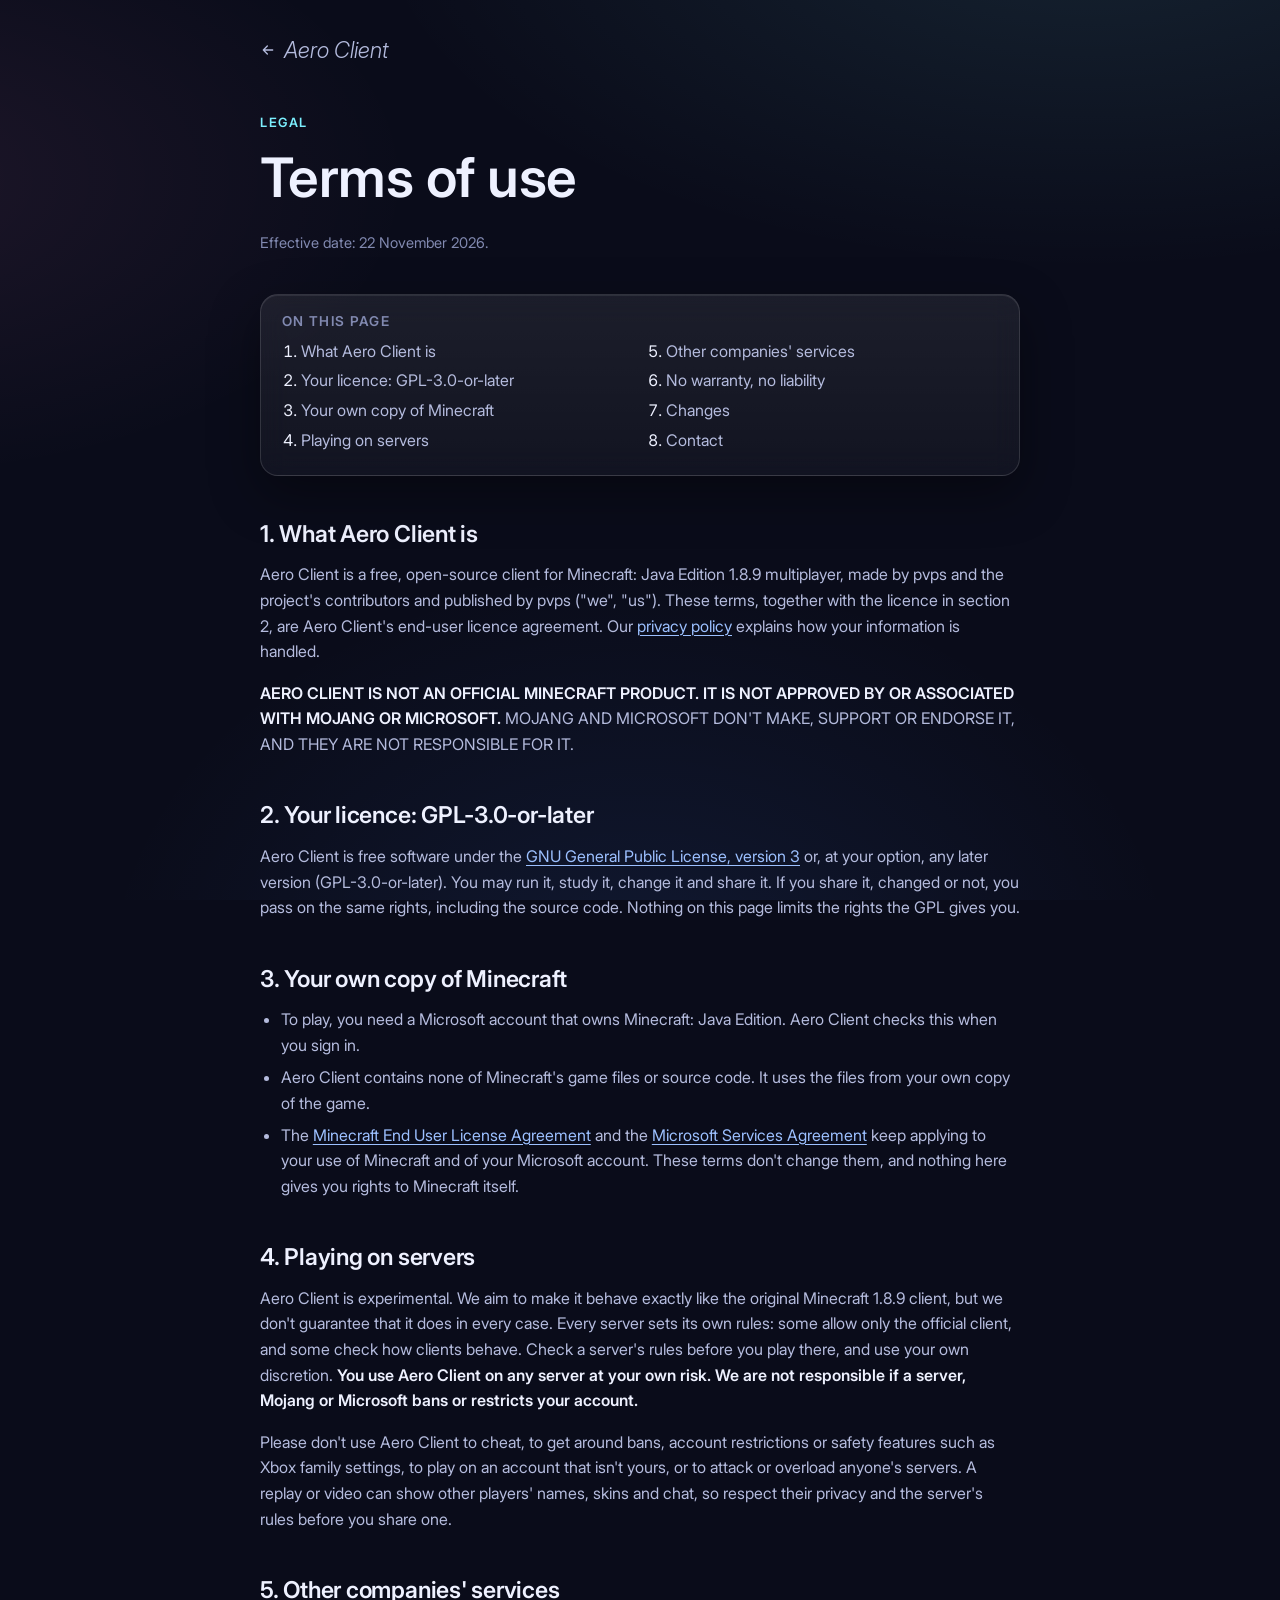
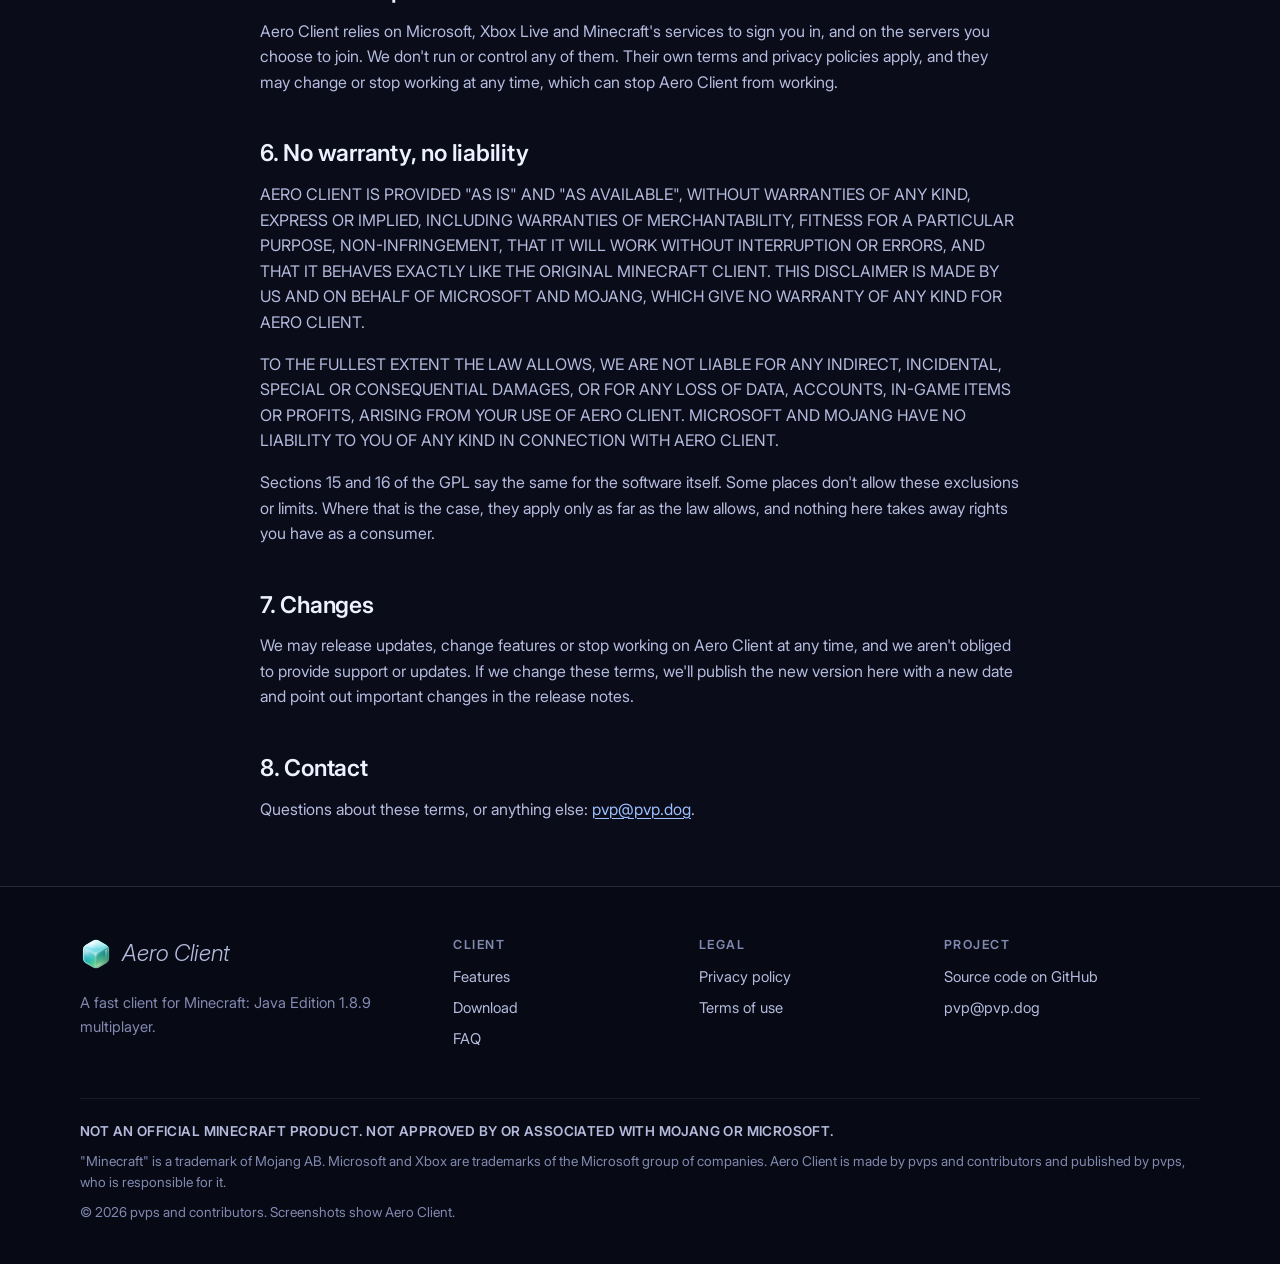
<file: terms.html>
<!doctype html>
<html lang="en">
<head>
  <meta charset="utf-8">
  <meta name="viewport" content="width=device-width, initial-scale=1">
  <title>Terms of use · Aero Client</title>
  <meta name="description" content="The terms for downloading and using Aero Client.">
  <meta name="referrer" content="no-referrer">
  <meta name="theme-color" content="#0a0c1a">
  <link rel="stylesheet" href="assets/css/site.css">
  <link rel="icon" href="assets/img/favicon-32.png" sizes="32x32">
  <link rel="icon" href="assets/img/aero-client-logo.svg" type="image/svg+xml">
  <link rel="apple-touch-icon" href="assets/img/apple-touch-icon.png">
</head>
<body>
  <a class="skip" href="#main">Skip to content</a>

  <div class="wrap-prose page-top">
    <a class="back-link" href="index.html" aria-label="Back to the Aero Client home page"><svg viewBox="0 0 24 24" fill="none" stroke="currentColor" stroke-width="2" stroke-linecap="round" stroke-linejoin="round" aria-hidden="true"><path d="M19 12H5M11 6l-6 6 6 6"/></svg>Aero Client</a>
  </div>

  <main id="main" class="wrap-prose">
    <div class="page-head">
      <span class="eyebrow">Legal</span>
      <h1>Terms of use</h1>
      <p class="meta">Effective date: 22 November 2026.</p>
    </div>

    <nav class="toc glass" aria-labelledby="toc-title">
      <h2 id="toc-title">On this page</h2>
      <ol>
        <li><a href="#about">What Aero Client is</a></li>
        <li><a href="#licence">Your licence: GPL-3.0-or-later</a></li>
        <li><a href="#minecraft">Your own copy of Minecraft</a></li>
        <li><a href="#servers">Playing on servers</a></li>
        <li><a href="#services">Other companies' services</a></li>
        <li><a href="#warranty">No warranty, no liability</a></li>
        <li><a href="#changes">Changes</a></li>
        <li><a href="#contact">Contact</a></li>
      </ol>
    </nav>

    <article class="prose">
      <h2 id="about">1. What Aero Client is</h2>
      <p>Aero Client is a free, open-source client for Minecraft: Java Edition 1.8.9 multiplayer, made by pvps and the project's contributors and published by pvps ("we", "us"). These terms, together with the licence in section 2, are Aero Client's end-user licence agreement. Our <a href="privacy.html">privacy policy</a> explains how your information is handled.</p>
      <p class="caps"><strong>Aero Client is not an official Minecraft product. It is not approved by or associated with Mojang or Microsoft.</strong> Mojang and Microsoft don't make, support or endorse it, and they are not responsible for it.</p>

      <h2 id="licence">2. Your licence: GPL-3.0-or-later</h2>
      <p>Aero Client is free software under the <a href="https://www.gnu.org/licenses/gpl-3.0.html" rel="noopener">GNU General Public License, version 3</a> or, at your option, any later version (GPL-3.0-or-later). You may run it, study it, change it and share it. If you share it, changed or not, you pass on the same rights, including the source code. Nothing on this page limits the rights the GPL gives you.</p>

      <h2 id="minecraft">3. Your own copy of Minecraft</h2>
      <ul>
        <li>To play, you need a Microsoft account that owns Minecraft: Java Edition. Aero Client checks this when you sign in.</li>
        <li>Aero Client contains none of Minecraft's game files or source code. It uses the files from your own copy of the game.</li>
        <li>The <a href="https://www.minecraft.net/en-us/eula" rel="noopener">Minecraft End User License Agreement</a> and the <a href="https://www.microsoft.com/servicesagreement" rel="noopener">Microsoft Services Agreement</a> keep applying to your use of Minecraft and of your Microsoft account. These terms don't change them, and nothing here gives you rights to Minecraft itself.</li>
      </ul>

      <h2 id="servers">4. Playing on servers</h2>
      <p>Aero Client is experimental. We aim to make it behave exactly like the original Minecraft 1.8.9 client, but we don't guarantee that it does in every case. Every server sets its own rules: some allow only the official client, and some check how clients behave. Check a server's rules before you play there, and use your own discretion. <strong>You use Aero Client on any server at your own risk. We are not responsible if a server, Mojang or Microsoft bans or restricts your account.</strong></p>
      <p>Please don't use Aero Client to cheat, to get around bans, account restrictions or safety features such as Xbox family settings, to play on an account that isn't yours, or to attack or overload anyone's servers. A replay or video can show other players' names, skins and chat, so respect their privacy and the server's rules before you share one.</p>

      <h2 id="services">5. Other companies' services</h2>
      <p>Aero Client relies on Microsoft, Xbox Live and Minecraft's services to sign you in, and on the servers you choose to join. We don't run or control any of them. Their own terms and privacy policies apply, and they may change or stop working at any time, which can stop Aero Client from working.</p>

      <h2 id="warranty">6. No warranty, no liability</h2>
      <p class="caps">Aero Client is provided "as is" and "as available", without warranties of any kind, express or implied, including warranties of merchantability, fitness for a particular purpose, non-infringement, that it will work without interruption or errors, and that it behaves exactly like the original Minecraft client. This disclaimer is made by us and on behalf of Microsoft and Mojang, which give no warranty of any kind for Aero Client.</p>
      <p class="caps">To the fullest extent the law allows, we are not liable for any indirect, incidental, special or consequential damages, or for any loss of data, accounts, in-game items or profits, arising from your use of Aero Client. Microsoft and Mojang have no liability to you of any kind in connection with Aero Client.</p>
      <p>Sections 15 and 16 of the GPL say the same for the software itself. Some places don't allow these exclusions or limits. Where that is the case, they apply only as far as the law allows, and nothing here takes away rights you have as a consumer.</p>

      <h2 id="changes">7. Changes</h2>
      <p>We may release updates, change features or stop working on Aero Client at any time, and we aren't obliged to provide support or updates. If we change these terms, we'll publish the new version here with a new date and point out important changes in the release notes.</p>

      <h2 id="contact">8. Contact</h2>
      <p>Questions about these terms, or anything else: <a href="mailto:pvp@pvp.dog">pvp@pvp.dog</a>.</p>
    </article>
  </main>

  <footer class="site-footer">
    <div class="wrap footer-grid">
      <div class="footer-brand">
        <a class="brand" href="index.html" aria-label="Aero Client home">
          <img class="brand-logo" src="assets/img/aero-client-logo.svg" alt="" width="32" height="32">
          <span class="brand-name">Aero Client</span>
        </a>
        <p>A fast client for Minecraft: Java Edition 1.8.9 multiplayer.</p>
      </div>
      <nav aria-label="Client">
        <h2>Client</h2>
        <a href="index.html#features">Features</a>
        <a href="index.html">Download</a>
        <a href="faq.html">FAQ</a>
      </nav>
      <nav aria-label="Legal">
        <h2>Legal</h2>
        <a href="privacy.html">Privacy policy</a>
        <a href="terms.html" aria-current="page">Terms of use</a>
      </nav>
      <div>
        <h2>Project</h2>
        <a href="https://github.com/lettingtimetell/aero-client" rel="noopener">Source code on GitHub</a>
        <a href="mailto:pvp@pvp.dog">pvp@pvp.dog</a>
      </div>
    </div>
    <div class="wrap footer-legal">
      <p class="disclaimer"><strong>NOT AN OFFICIAL MINECRAFT PRODUCT. NOT APPROVED BY OR ASSOCIATED WITH MOJANG OR MICROSOFT.</strong></p>
      <p>"Minecraft" is a trademark of Mojang AB. Microsoft and Xbox are trademarks of the Microsoft group of companies. Aero Client is made by pvps and contributors and published by pvps, who is responsible for it.</p>
      <p>&copy; 2026 pvps and contributors. Screenshots show Aero Client.</p>
    </div>
  </footer>
</body>
</html>
</file>
<file: assets/css/site.css>
/* Aero Client website: one shared stylesheet for every page.
   Dark and glassy, matching the client's own menus. No external requests: fonts are local.
   No JavaScript anywhere: the download warning is an HTML popover, the panes are CSS animation. */

/* ---------- Fonts (Inter, SIL Open Font License 1.1: see assets/fonts/inter/OFL.txt) ---------- */
@font-face {
  font-family: "Inter";
  src: url("../fonts/inter/Inter_28pt-Regular.ttf") format("truetype");
  font-weight: 400;
  font-style: normal;
  font-display: swap;
}
@font-face {
  font-family: "Inter";
  src: url("../fonts/inter/Inter_28pt-Medium.ttf") format("truetype");
  font-weight: 500;
  font-style: normal;
  font-display: swap;
}
@font-face {
  font-family: "Inter";
  src: url("../fonts/inter/Inter_28pt-SemiBold.ttf") format("truetype");
  font-weight: 600;
  font-style: normal;
  font-display: swap;
}
/* The client's title screen uses this cut for "Aero Client". */
@font-face {
  font-family: "Inter Display";
  src: url("../fonts/inter/InterDisplay-LightItalic.ttf") format("truetype");
  font-weight: 300;
  font-style: italic;
  font-display: swap;
}

/* ---------- Design tokens: change the look here ---------- */
:root {
  color-scheme: dark;

  --bg: #0a0c1a;
  --bg-raised: #10132a;
  --text: #eef1ff;
  --text-dim: #b4bbdd;
  --text-faint: #8189b0;

  --glass: rgba(255, 255, 255, 0.055);
  --glass-strong: rgba(255, 255, 255, 0.09);
  --glass-border: rgba(255, 255, 255, 0.13);
  --glass-border-strong: rgba(255, 255, 255, 0.22);

  --accent-text: #9cc0ff;
  --crest-cyan: #7cf0ff;
  --crest-pink: #ff8ad8;
  --crest-gold: #ffd36b;
  --warn: #ffcf6e;

  --radius: 18px;
  --radius-sm: 12px;
  --radius-pill: 999px;
  --wrap: 1120px;
  --wrap-prose: 760px;
  --shadow: 0 18px 50px rgba(0, 0, 0, 0.38);

  --font: "Inter", "Segoe UI", system-ui, -apple-system, Roboto, "Helvetica Neue", Arial, sans-serif;
  --font-display: "Inter Display", "Inter", "Segoe UI", system-ui, sans-serif;
  --font-mono: ui-monospace, "Cascadia Mono", Consolas, "SFMono-Regular", Menlo, monospace;
}

/* ---------- Base ---------- */
*,
*::before,
*::after {
  box-sizing: border-box;
}

html {
  -webkit-text-size-adjust: 100%;
  text-size-adjust: 100%;
  scroll-behavior: smooth;
  scroll-padding-top: 1.5rem;
}

body {
  margin: 0;
  min-height: 100vh;
  background:
    radial-gradient(1200px 600px at 85% -10%, rgba(124, 240, 255, 0.10), transparent 60%),
    radial-gradient(900px 500px at -10% 20%, rgba(255, 138, 216, 0.08), transparent 60%),
    radial-gradient(900px 700px at 50% 110%, rgba(77, 139, 255, 0.10), transparent 60%),
    var(--bg);
  background-attachment: fixed;
  color: var(--text);
  font-family: var(--font);
  font-size: 16px;
  line-height: 1.6;
  -webkit-font-smoothing: antialiased;
}

/* The home page paints its own backgrounds section by section. */
body.home {
  background: var(--bg);
}

img {
  max-width: 100%;
  height: auto;
  display: block;
}

a {
  color: var(--accent-text);
  text-decoration-thickness: 1px;
  text-underline-offset: 3px;
}

a:hover {
  color: #c3d8ff;
}

:focus-visible {
  outline: 2px solid var(--crest-cyan);
  outline-offset: 3px;
  border-radius: 6px;
}

h1,
h2,
h3,
h4 {
  line-height: 1.2;
  margin: 0 0 0.6em;
  font-weight: 600;
  letter-spacing: -0.01em;
}

h1 {
  font-size: clamp(2.2rem, 4.5vw, 3.4rem);
}

h2 {
  font-size: clamp(1.6rem, 3vw, 2.2rem);
}

h3 {
  font-size: 1.15rem;
}

p {
  margin: 0 0 1em;
}

code,
.mono {
  font-family: var(--font-mono);
  font-size: 0.9em;
  background: rgba(255, 255, 255, 0.07);
  border: 1px solid rgba(255, 255, 255, 0.08);
  border-radius: 6px;
  padding: 0.08em 0.4em;
  word-break: break-word;
}

hr {
  border: 0;
  border-top: 1px solid var(--glass-border);
  margin: 2.5rem 0;
}

.wrap {
  width: min(100% - 2.5rem, var(--wrap));
  margin-inline: auto;
}

.wrap-prose {
  width: min(100% - 2.5rem, var(--wrap-prose));
  margin-inline: auto;
}

.visually-hidden {
  position: absolute !important;
  width: 1px;
  height: 1px;
  overflow: hidden;
  clip: rect(0 0 0 0);
  white-space: nowrap;
}

.skip {
  position: absolute;
  left: 1rem;
  top: -3rem;
  z-index: 100;
  background: #2f6ff0;
  color: #fff;
  padding: 0.5rem 0.9rem;
  border-radius: var(--radius-sm);
}

.skip:focus {
  top: 1rem;
}

/* ---------- Wordmark and the way home (there is no top bar) ---------- */
.brand {
  display: inline-flex;
  align-items: center;
  gap: 0.6rem;
  color: var(--text);
  text-decoration: none;
  flex: none;
}

.brand:hover {
  color: var(--text);
}

.brand-name {
  font-family: var(--font-display);
  font-style: italic;
  font-weight: 300;
  font-size: 1.45rem;
  letter-spacing: 0.005em;
  white-space: nowrap;
}

/* The cube logo beside the footer's wordmark. */
.brand-logo {
  width: 2rem;
  height: 2rem;
  flex: none;
}

.page-top {
  padding-top: clamp(1.4rem, 3vw, 2rem);
}

.back-link {
  display: inline-flex;
  align-items: center;
  gap: 0.5rem;
  color: var(--text-dim);
  text-decoration: none;
  font-family: var(--font-display);
  font-style: italic;
  font-weight: 300;
  font-size: 1.4rem;
}

.back-link:hover {
  color: var(--text);
}

.back-link svg {
  width: 1rem;
  height: 1rem;
  flex: none;
}

/* ---------- Buttons ---------- */
/* Every button is the same clear glass, Download included. */
.btn {
  display: inline-flex;
  align-items: center;
  justify-content: center;
  gap: 0.55rem;
  font: inherit;
  font-weight: 500;
  color: var(--text);
  text-decoration: none;
  background: var(--glass-strong);
  border: 1px solid var(--glass-border-strong);
  border-radius: var(--radius-sm);
  padding: 0.65rem 1.15rem;
  line-height: 1.2;
  cursor: pointer;
  transition: background 0.15s ease, border-color 0.15s ease;
  white-space: nowrap;
}

.btn:hover {
  color: var(--text);
  background: rgba(255, 255, 255, 0.14);
  border-color: rgba(255, 255, 255, 0.3);
}

.btn-lg {
  padding: 0.9rem 1.5rem;
  font-size: 1.05rem;
  border-radius: 14px;
}

.btn svg {
  width: 1.15em;
  height: 1.15em;
  flex: none;
}

/* ---------- Glass panels ---------- */
.glass {
  background: linear-gradient(180deg, rgba(255, 255, 255, 0.075), rgba(255, 255, 255, 0.035));
  border: 1px solid var(--glass-border);
  border-radius: var(--radius);
  box-shadow: var(--shadow), inset 0 1px 0 rgba(255, 255, 255, 0.08);
  -webkit-backdrop-filter: blur(14px);
  backdrop-filter: blur(14px);
}

/* ---------- Hero: the sky, the panes, the name ---------- */
.hero {
  position: relative;
  isolation: isolate;
  overflow: hidden;
  display: grid;
  align-items: center;
  /* The whole first screen, plus a little more that shows as soon as you scroll. The bottom
     padding keeps the content centred in the first screen. */
  min-height: 108vh;
  min-height: calc(100svh + 8vh);
  padding: 3.5rem 0 8vh;
  text-align: center;
}

/* The hero picture: the sky, the glass pane tower, the clouds in front, the film grain and the
   fade into the next section, baked into one image per screen size. The live 3D version it's made
   from lives in work/hero-studio/ (see its README): change it there, then run render_plates.py.
   A still picture costs almost nothing to scroll; the live version cost about 20 ms a frame.
   Each image is rendered from the live hero at that screen size, so it looks the same. */
.hero-plate {
  position: absolute;
  inset: 0;
  z-index: -1;
  background: var(--bg) url("../img/hero-1920.webp") center bottom / cover no-repeat;
}

@media (max-width: 1600px) {
  .hero-plate {
    background-image: url("../img/hero-1440.webp");
    background-image: image-set(url("../img/hero-1440.webp") 1x, url("../img/hero-1440@2x.webp") 2x);
  }
}

@media (min-width: 2201px) {
  .hero-plate {
    background-image: url("../img/hero-2560.webp");
  }
}

@media (max-aspect-ratio: 4 / 5) {
  .hero-plate {
    background-image: url("../img/hero-portrait.webp");
  }
}

.hero-inner {
  position: relative;
  z-index: 1;
  display: grid;
  justify-items: center;
}

/* The cube logo to the left of the title, both sized from the title's size (1em here). Only on a
   phone too narrow for one line does the cube wrap above the title. */
.hero-lockup {
  display: flex;
  flex-wrap: wrap;
  align-items: center;
  justify-content: center;
  column-gap: clamp(0.7rem, 1.8vw, 1.5rem);
  row-gap: 0.6rem;
  margin: 0 0 0.3em;
  font-size: clamp(3.4rem, 9vw, 6.6rem);
}

.hero-logo {
  width: 1.3em;
  height: 1.3em;
  flex: none;
}

.hero-title {
  font-family: var(--font-display);
  font-style: italic;
  font-weight: 300;
  font-size: clamp(3.4rem, 9vw, 6.6rem);
  letter-spacing: -0.01em;
  line-height: 1;
  margin: 0;
  text-shadow: 0 1px 3px rgba(6, 10, 38, 0.55), 0 2px 28px rgba(6, 10, 38, 0.45);
}

/* The title in the logo's colours: pale aqua through mint to lime, the cube's diagonal. The padding
   (cancelled by the negative margin) keeps the italic letters' overhang inside the gradient, and a
   drop-shadow filter stands in for text-shadow, which would show through the clipped letters. */
@supports ((-webkit-background-clip: text) or (background-clip: text)) {
  .hero-title {
    margin: -0.1em -0.12em;
    padding: 0.1em 0.12em;
    background: linear-gradient(100deg, #eafdff 0%, #b6f1ff 38%, #a8f1d9 72%, #dcfbb2 100%);
    -webkit-background-clip: text;
    background-clip: text;
    -webkit-text-fill-color: transparent;
    text-shadow: none;
    filter: drop-shadow(0 1px 2px rgba(6, 10, 38, 0.55)) drop-shadow(0 2px 24px rgba(6, 10, 38, 0.38));
  }
}

.hero-lede {
  font-size: clamp(1.08rem, 1.9vw, 1.28rem);
  color: rgba(240, 244, 255, 0.9);
  max-width: 34em;
  margin: 0 auto 1.9rem;
  text-shadow: 0 1px 2px rgba(6, 10, 38, 0.8), 0 1px 14px rgba(6, 10, 38, 0.55);
}

.cta-row {
  display: flex;
  flex-wrap: wrap;
  gap: 0.8rem;
  align-items: center;
}

.hero .cta-row {
  justify-content: center;
}

/* Over the sky the clear buttons get a frost, so they read on light and dark clouds alike. */
.hero .btn {
  background: rgba(255, 255, 255, 0.13);
  border-color: rgba(255, 255, 255, 0.38);
  box-shadow: 0 10px 30px rgba(6, 10, 38, 0.25), inset 0 1px 0 rgba(255, 255, 255, 0.3);
  -webkit-backdrop-filter: blur(12px) saturate(140%);
  backdrop-filter: blur(12px) saturate(140%);
  text-shadow: 0 1px 8px rgba(6, 10, 38, 0.35);
}

.hero .btn:hover {
  background: rgba(255, 255, 255, 0.22);
  border-color: rgba(255, 255, 255, 0.55);
}

.hero-note {
  color: rgba(232, 238, 255, 0.82);
  font-size: 0.92rem;
  margin: 1.3rem 0 0;
  text-shadow: 0 1px 2px rgba(6, 10, 38, 0.8), 0 1px 10px rgba(6, 10, 38, 0.6);
}

.notice-line {
  font-size: 0.76rem;
  letter-spacing: 0.04em;
  color: rgba(225, 232, 255, 0.72);
  margin: 0.7rem 0 0;
  text-shadow: 0 1px 2px rgba(6, 10, 38, 0.8), 0 1px 10px rgba(6, 10, 38, 0.6);
}

/* ---------- Sections ---------- */
.section {
  padding: clamp(3.5rem, 7vw, 5.5rem) 0;
}

.section-head {
  max-width: 44rem;
  margin-bottom: 2.2rem;
}

.eyebrow {
  display: inline-block;
  font-size: 0.8rem;
  font-weight: 600;
  letter-spacing: 0.12em;
  text-transform: uppercase;
  color: var(--crest-cyan);
  margin-bottom: 0.7rem;
}

.lede {
  font-size: 1.12rem;
  color: var(--text-dim);
}

.page-head {
  padding: clamp(1.6rem, 4vw, 2.6rem) 0 1.5rem;
}

.page-head h1 {
  margin-bottom: 0.4em;
}

/* Home page bands: a picture from the client behind each lower section, dimmed for reading and
   faded out at the top and bottom edges so the bands melt into each other. */
.band {
  position: relative;
  isolation: isolate;
  padding: clamp(5rem, 10vw, 8rem) 0;
}

.band::before {
  content: "";
  position: absolute;
  inset: 0;
  z-index: -1;
  background: var(--band-image);
  -webkit-mask-image: linear-gradient(180deg, transparent 0, #000 16%, #000 84%, transparent 100%);
  mask-image: linear-gradient(180deg, transparent 0, #000 16%, #000 84%, transparent 100%);
}

.band-shore {
  --band-image:
    linear-gradient(180deg, rgba(10, 12, 26, 0.25), rgba(10, 12, 26, 0.45)),
    url("../img/bg-shore.jpg") center / cover no-repeat;
}

.band-greenhouse {
  --band-image:
    linear-gradient(180deg, rgba(8, 12, 26, 0.5), rgba(8, 12, 26, 0.6)),
    url("../img/bg-greenhouse.jpg") center / cover no-repeat;
}

@media (max-width: 960px) {
  .band-shore {
    --band-image:
      linear-gradient(180deg, rgba(10, 12, 26, 0.25), rgba(10, 12, 26, 0.45)),
      url("../img/bg-shore-960.jpg") center / cover no-repeat;
  }

  .band-greenhouse {
    --band-image:
      linear-gradient(180deg, rgba(8, 12, 26, 0.5), rgba(8, 12, 26, 0.6)),
      url("../img/bg-greenhouse-960.jpg") center / cover no-repeat;
  }
}

/* ---------- Feature cards ---------- */
.grid {
  display: grid;
  gap: 1.1rem;
}

.grid-4 {
  grid-template-columns: repeat(4, minmax(0, 1fr));
}

.card {
  padding: 1.4rem 1.4rem 1.2rem;
}

.card h3 {
  margin-bottom: 0.45em;
}

.card p {
  color: var(--text-dim);
  margin-bottom: 0.6em;
}

.card p:last-child {
  margin-bottom: 0;
}

.icon {
  display: inline-grid;
  place-items: center;
  width: 42px;
  height: 42px;
  border-radius: 12px;
  margin-bottom: 0.9rem;
  color: var(--text);
  background: linear-gradient(135deg, rgba(124, 240, 255, 0.22), rgba(255, 138, 216, 0.18) 55%, rgba(255, 211, 107, 0.18));
  border: 1px solid rgba(255, 255, 255, 0.16);
}

.icon svg {
  width: 22px;
  height: 22px;
}

/* ---------- Showcase rows (image + text) ---------- */
.showcase {
  display: grid;
  grid-template-columns: 1.35fr 1fr;
  gap: 2rem;
  align-items: center;
  margin-bottom: 3.5rem;
}

.showcase:last-child {
  margin-bottom: 0;
}

/* For very wide pictures: text on top, picture full width below. */
.showcase.stack {
  grid-template-columns: minmax(0, 1fr);
  gap: 1.2rem;
}

.showcase.stack .showcase-text {
  max-width: 46rem;
}

.showcase-media {
  margin: 0;
  padding: 8px;
}

.showcase-media img {
  border-radius: 12px;
  width: 100%;
}

.showcase-text {
  padding: 1.5rem 1.6rem 1.3rem;
}

.showcase-text p,
.showcase-text li {
  color: var(--text-dim);
}

.showcase-text p:last-child,
.showcase-text ul:last-child {
  margin-bottom: 0;
}

.ticks {
  list-style: none;
  padding: 0;
  margin: 0 0 1em;
}

.ticks li {
  position: relative;
  padding-left: 1.6rem;
  margin-bottom: 0.45rem;
}

.ticks li::before {
  content: "";
  position: absolute;
  left: 0.15rem;
  top: 0.55em;
  width: 0.55rem;
  height: 0.55rem;
  border-radius: 50%;
  background: linear-gradient(135deg, var(--crest-cyan), var(--crest-pink));
}

/* The FAQ, from the home page. */
.faq-prompt {
  display: flex;
  flex-wrap: wrap;
  align-items: center;
  justify-content: space-between;
  gap: 1rem 2rem;
  margin-top: clamp(3.5rem, 7vw, 5rem);
  padding: 1.5rem 1.8rem;
}

.faq-prompt h2 {
  font-size: 1.45rem;
  margin: 0 0 0.2rem;
}

.faq-prompt p {
  color: var(--text-dim);
  margin: 0;
}

/* ---------- The download warning (an HTML popover: Esc or a click outside closes it) ---------- */
.modal {
  position: fixed;
  inset: 0;
  margin: auto;
  width: min(100% - 2rem, 33rem);
  height: fit-content;
  max-height: calc(100% - 2rem);
  overflow: auto;
  padding: clamp(1.4rem, 4vw, 2rem);
  color: var(--text);
  text-align: left;
  border: 1px solid var(--glass-border-strong);
  border-radius: var(--radius);
  background: linear-gradient(180deg, rgba(34, 40, 78, 0.94), rgba(14, 17, 38, 0.96));
  box-shadow: 0 30px 90px rgba(0, 0, 0, 0.6), inset 0 1px 0 rgba(255, 255, 255, 0.14);
  -webkit-backdrop-filter: blur(18px);
  backdrop-filter: blur(18px);
}

.modal::backdrop {
  background: rgba(4, 6, 14, 0.62);
  -webkit-backdrop-filter: blur(5px);
  backdrop-filter: blur(5px);
}

.modal:popover-open {
  animation: modal-in 0.18s ease-out;
}

@keyframes modal-in {
  from {
    opacity: 0;
    transform: translateY(8px) scale(0.98);
  }
}

.modal-icon {
  display: inline-grid;
  place-items: center;
  width: 44px;
  height: 44px;
  border-radius: 12px;
  margin-bottom: 1rem;
  color: var(--warn);
  background: rgba(255, 207, 110, 0.12);
  border: 1px solid rgba(255, 207, 110, 0.35);
}

.modal-icon svg {
  width: 22px;
  height: 22px;
}

.modal h2 {
  font-size: 1.4rem;
  margin-bottom: 0.6rem;
}

.modal p {
  color: var(--text-dim);
}

.modal p strong {
  color: var(--text);
  font-weight: 600;
}

.modal .cta-row {
  margin-top: 1.5rem;
}

/* The two downloads under the warning: the installer and the portable zip. */
.modal .choose-label {
  color: var(--text);
  font-weight: 600;
  margin: 1.4rem 0 0.7rem;
}

.download-choices {
  display: grid;
  grid-template-columns: repeat(2, minmax(0, 1fr));
  gap: 0.8rem;
}

.download-choice {
  justify-content: flex-start;
  text-align: left;
  white-space: normal;
}

.download-choice span {
  display: flex;
  flex-direction: column;
  gap: 0.15rem;
}

.download-choice strong {
  font-weight: 600;
}

.download-choice small {
  color: var(--text-dim);
  font-size: 0.82rem;
  font-weight: 400;
  line-height: 1.3;
}

.modal .modal-fine {
  font-size: 0.85rem;
  margin: 0.9rem 0 0;
}

/* ---------- Tables ---------- */
.table-wrap {
  overflow-x: auto;
  border-radius: var(--radius);
  border: 1px solid var(--glass-border);
  background: var(--glass);
  margin: 0 0 1.5rem;
}

table {
  width: 100%;
  border-collapse: collapse;
  font-size: 0.95rem;
}

th,
td {
  text-align: left;
  vertical-align: top;
  padding: 0.8rem 1rem;
  border-bottom: 1px solid rgba(255, 255, 255, 0.08);
}

th {
  font-size: 0.8rem;
  letter-spacing: 0.06em;
  text-transform: uppercase;
  color: var(--text-faint);
  font-weight: 600;
  background: rgba(255, 255, 255, 0.03);
}

tr:last-child td {
  border-bottom: 0;
}

td {
  color: var(--text-dim);
}

td:first-child {
  color: var(--text);
}

/* ---------- Prose pages (privacy, terms) ---------- */
.prose h2 {
  font-size: 1.45rem;
  margin-top: 2.4rem;
  padding-top: 0.4rem;
}

.prose h3 {
  margin-top: 1.6rem;
}

.prose p,
.prose li {
  color: var(--text-dim);
}

.prose strong {
  color: var(--text);
}

.prose ul,
.prose ol {
  padding-left: 1.3rem;
  margin: 0 0 1em;
}

.prose li {
  margin-bottom: 0.4rem;
}

.meta {
  color: var(--text-faint);
  font-size: 0.92rem;
}

.toc {
  padding: 1.1rem 1.3rem;
  margin: 0 0 2rem;
}

.toc h2 {
  font-size: 0.85rem;
  letter-spacing: 0.1em;
  text-transform: uppercase;
  color: var(--text-faint);
  margin: 0 0 0.6rem;
  padding: 0;
}

.toc ol {
  margin: 0;
  padding-left: 1.2rem;
  columns: 2;
  column-gap: 2rem;
}

.toc li {
  margin-bottom: 0.25rem;
  break-inside: avoid;
}

.toc a {
  color: var(--text-dim);
  text-decoration: none;
}

.toc a:hover {
  color: var(--text);
  text-decoration: underline;
}

.caps {
  text-transform: uppercase;
}

/* ---------- FAQ ---------- */
.faq-group {
  margin-bottom: 2.4rem;
}

.faq-group > h2 {
  font-size: 1.15rem;
  color: var(--text-faint);
  letter-spacing: 0.08em;
  text-transform: uppercase;
  margin-bottom: 0.9rem;
}

details.faq {
  background: var(--glass);
  border: 1px solid var(--glass-border);
  border-radius: var(--radius-sm);
  margin-bottom: 0.7rem;
}

details.faq[open] {
  background: var(--glass-strong);
  border-color: var(--glass-border-strong);
}

details.faq summary {
  cursor: pointer;
  list-style: none;
  padding: 1rem 3rem 1rem 1.2rem;
  font-weight: 500;
  position: relative;
}

details.faq summary::-webkit-details-marker {
  display: none;
}

details.faq summary::after {
  content: "+";
  position: absolute;
  right: 1.2rem;
  top: 50%;
  transform: translateY(-50%);
  font-size: 1.3rem;
  color: var(--text-faint);
}

details.faq[open] summary::after {
  content: "\2212";
}

details.faq .answer {
  padding: 0 1.2rem 1.1rem;
  color: var(--text-dim);
}

details.faq .answer p:last-child {
  margin-bottom: 0;
}

details.faq .answer ul {
  padding-left: 1.3rem;
  margin: 0 0 1em;
}

details.faq .answer li {
  margin-bottom: 0.4rem;
}

details.faq .answer strong {
  color: var(--text);
}

/* ---------- Footer ---------- */
.site-footer {
  margin-top: 4rem;
  border-top: 1px solid var(--glass-border);
  background: rgba(6, 8, 18, 0.6);
  padding: 3rem 0 2rem;
  font-size: 0.93rem;
}

.home .site-footer {
  margin-top: 0;
}

.footer-grid {
  display: grid;
  grid-template-columns: 1.6fr 1fr 1fr 1.2fr;
  gap: 2rem;
}

.footer-grid h2 {
  font-size: 0.78rem;
  letter-spacing: 0.12em;
  text-transform: uppercase;
  color: var(--text-faint);
  margin: 0.2rem 0 0.8rem;
}

/* .footer-link: the home page's footer Download is a button (it opens the warning), so it
   gets the links' look. */
.footer-grid a,
.footer-grid .footer-link {
  display: block;
  color: var(--text-dim);
  text-decoration: none;
  margin-bottom: 0.45rem;
}

.footer-link {
  font: inherit;
  background: none;
  border: 0;
  padding: 0;
  cursor: pointer;
  text-align: left;
}

.footer-grid a:hover,
.footer-grid .footer-link:hover {
  color: var(--text);
}

.footer-grid .brand {
  display: inline-flex;
}

.footer-brand p {
  color: var(--text-faint);
  margin-top: 0.8rem;
  max-width: 22rem;
}

.footer-legal {
  margin-top: 2.4rem;
  padding-top: 1.4rem;
  border-top: 1px solid rgba(255, 255, 255, 0.08);
  color: var(--text-faint);
  font-size: 0.85rem;
}

.footer-legal p {
  margin-bottom: 0.5rem;
}

.disclaimer {
  color: var(--text-dim);
  letter-spacing: 0.03em;
}

/* ---------- Responsive ---------- */
@media (max-width: 960px) {
  /* minmax(0, 1fr): a wide button or code span must not widen the page. */
  .showcase {
    grid-template-columns: minmax(0, 1fr);
  }

  .grid-4 {
    grid-template-columns: repeat(2, minmax(0, 1fr));
  }

  .footer-grid {
    grid-template-columns: 1fr 1fr;
  }
}

@media (max-width: 640px) {
  .hero .cta-row .btn,
  .modal .cta-row .btn {
    width: 100%;
    white-space: normal;
  }

  .download-choices {
    grid-template-columns: 1fr;
  }

  .btn-lg {
    font-size: 1rem;
  }

  .grid-4 {
    grid-template-columns: 1fr;
  }

  .toc ol {
    columns: 1;
  }

  .footer-grid {
    grid-template-columns: 1fr;
  }
}

@media (prefers-reduced-motion: reduce) {
  html {
    scroll-behavior: auto;
  }

  * {
    transition: none !important;
  }


  .modal:popover-open {
    animation: none;
  }
}
</file>
